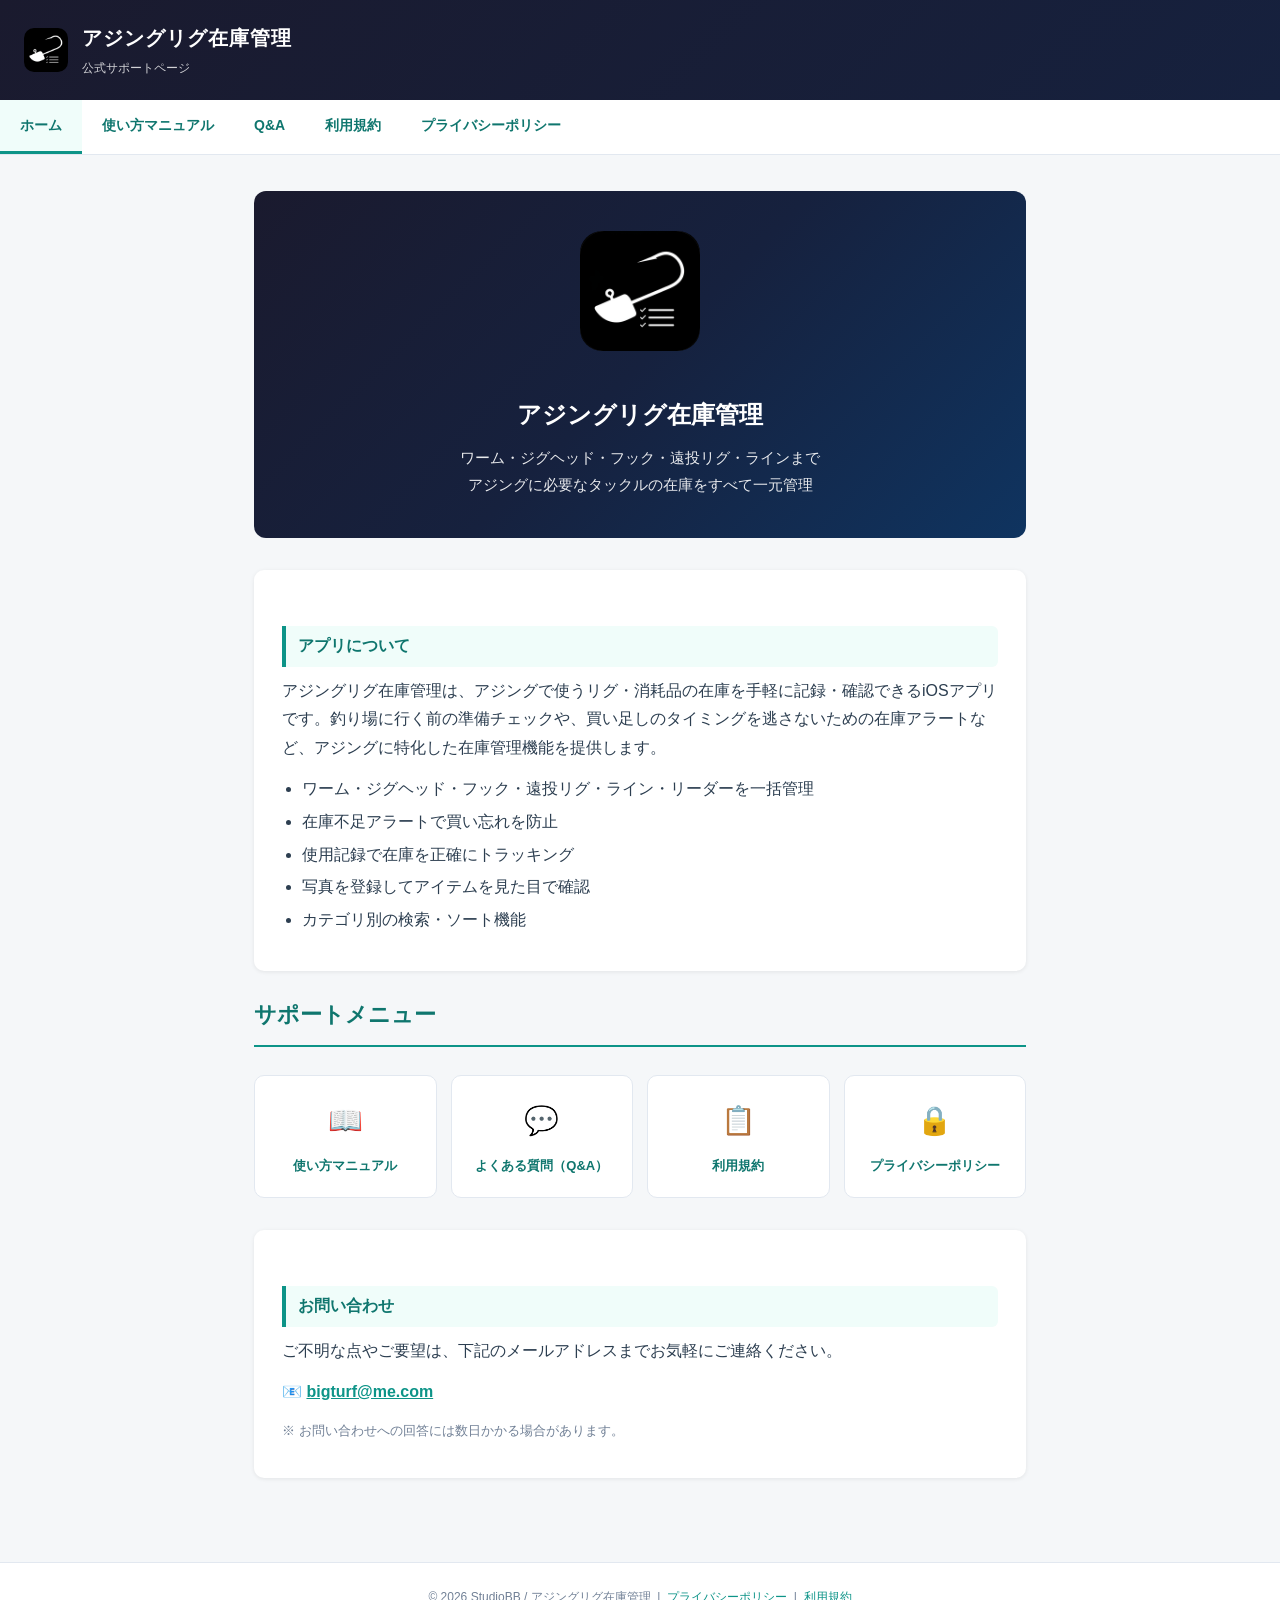
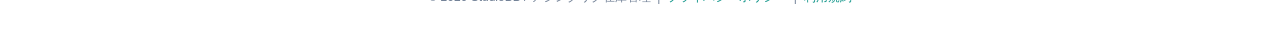
<file: index.html>
<!DOCTYPE html>
<html lang="ja">
<head>
  <meta charset="UTF-8">
  <meta name="viewport" content="width=device-width, initial-scale=1.0">
  <title>アジングリグ在庫管理 - 公式サポートページ</title>
  <link rel="stylesheet" href="style.css">
</head>
<body>

<header>
  <div class="logo"><img src="image/app_icon.png" alt="アジングリグ在庫管理" style="width:44px;height:44px;border-radius:10px;display:block;"></div>
  <div>
    <div class="site-title">アジングリグ在庫管理</div>
    <div class="site-subtitle">公式サポートページ</div>
  </div>
</header>

<nav>
  <a href="index.html" class="active">ホーム</a>
  <a href="manual.html">使い方マニュアル</a>
  <a href="qa.html">Q&amp;A</a>
  <a href="terms.html">利用規約</a>
  <a href="privacy.html">プライバシーポリシー</a>
</nav>

<div class="container">

  <div class="hero">
    <div class="icon"><img src="image/app_icon.png" alt="アジングリグ在庫管理" style="width:120px;height:120px;border-radius:22px;display:inline-block;"></div>
    <h2>アジングリグ在庫管理</h2>
    <p>ワーム・ジグヘッド・フック・遠投リグ・ラインまで<br>アジングに必要なタックルの在庫をすべて一元管理</p>
  </div>

  <div class="card">
    <h2>アプリについて</h2>
    <p>アジングリグ在庫管理は、アジングで使うリグ・消耗品の在庫を手軽に記録・確認できるiOSアプリです。釣り場に行く前の準備チェックや、買い足しのタイミングを逃さないための在庫アラートなど、アジングに特化した在庫管理機能を提供します。</p>
    <ul>
      <li>ワーム・ジグヘッド・フック・遠投リグ・ライン・リーダーを一括管理</li>
      <li>在庫不足アラートで買い忘れを防止</li>
      <li>使用記録で在庫を正確にトラッキング</li>
      <li>写真を登録してアイテムを見た目で確認</li>
      <li>カテゴリ別の検索・ソート機能</li>
    </ul>
  </div>

  <h1>サポートメニュー</h1>

  <div class="link-grid">
    <a href="manual.html" class="link-card">
      <div class="icon">📖</div>
      <div class="label">使い方マニュアル</div>
    </a>
    <a href="qa.html" class="link-card">
      <div class="icon">💬</div>
      <div class="label">よくある質問（Q&amp;A）</div>
    </a>
    <a href="terms.html" class="link-card">
      <div class="icon">📋</div>
      <div class="label">利用規約</div>
    </a>
    <a href="privacy.html" class="link-card">
      <div class="icon">🔒</div>
      <div class="label">プライバシーポリシー</div>
    </a>
  </div>

  <div class="card" style="margin-top: 32px;">
    <h2>お問い合わせ</h2>
    <p>ご不明な点やご要望は、下記のメールアドレスまでお気軽にご連絡ください。</p>
    <p>📧 <a href="mailto:bigturf@me.com" style="color:#0d9488; font-weight:700;">bigturf@me.com</a></p>
    <p style="color:#718096; font-size:13px; margin-top:8px;">※ お問い合わせへの回答には数日かかる場合があります。</p>
  </div>

</div>

<footer>
  <p>&copy; 2026 StudioBB / アジングリグ在庫管理 &nbsp;|&nbsp; <a href="privacy.html">プライバシーポリシー</a> &nbsp;|&nbsp; <a href="terms.html">利用規約</a></p>
</footer>

</body>
</html>
</file>
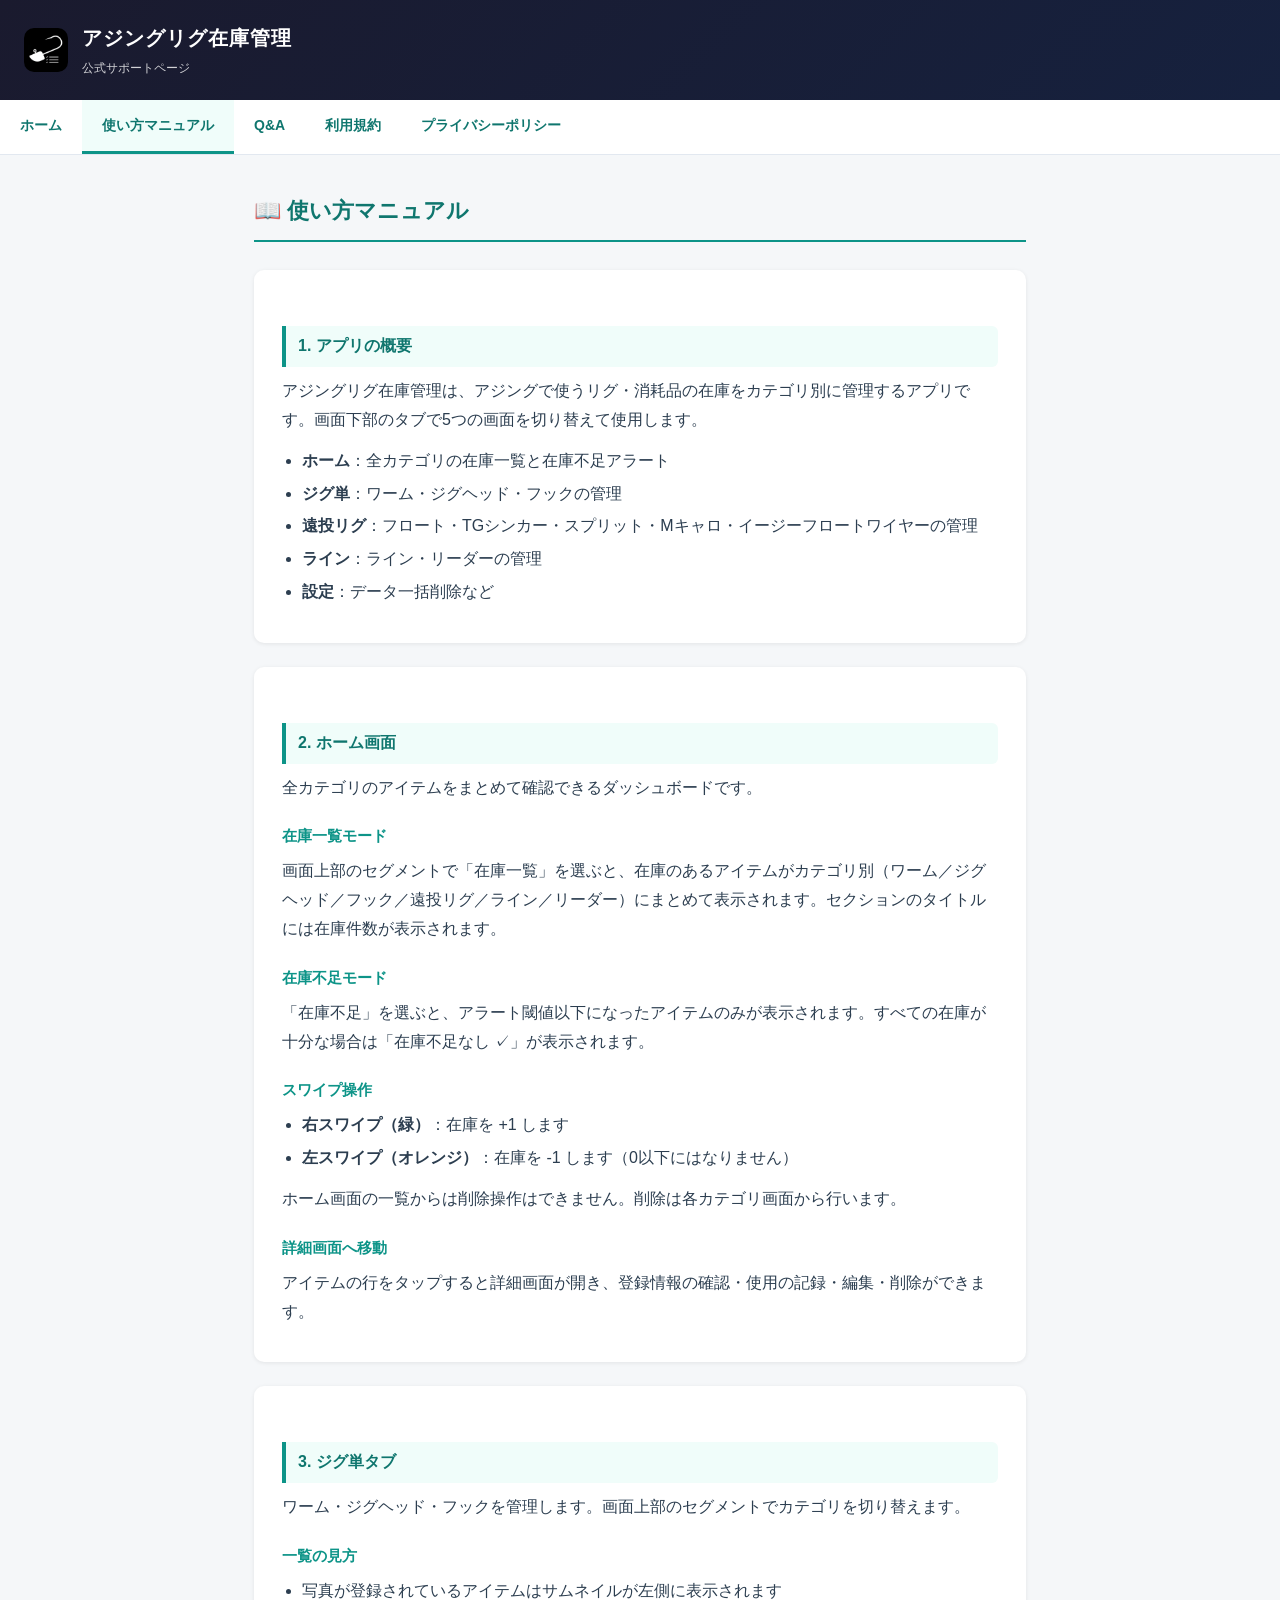
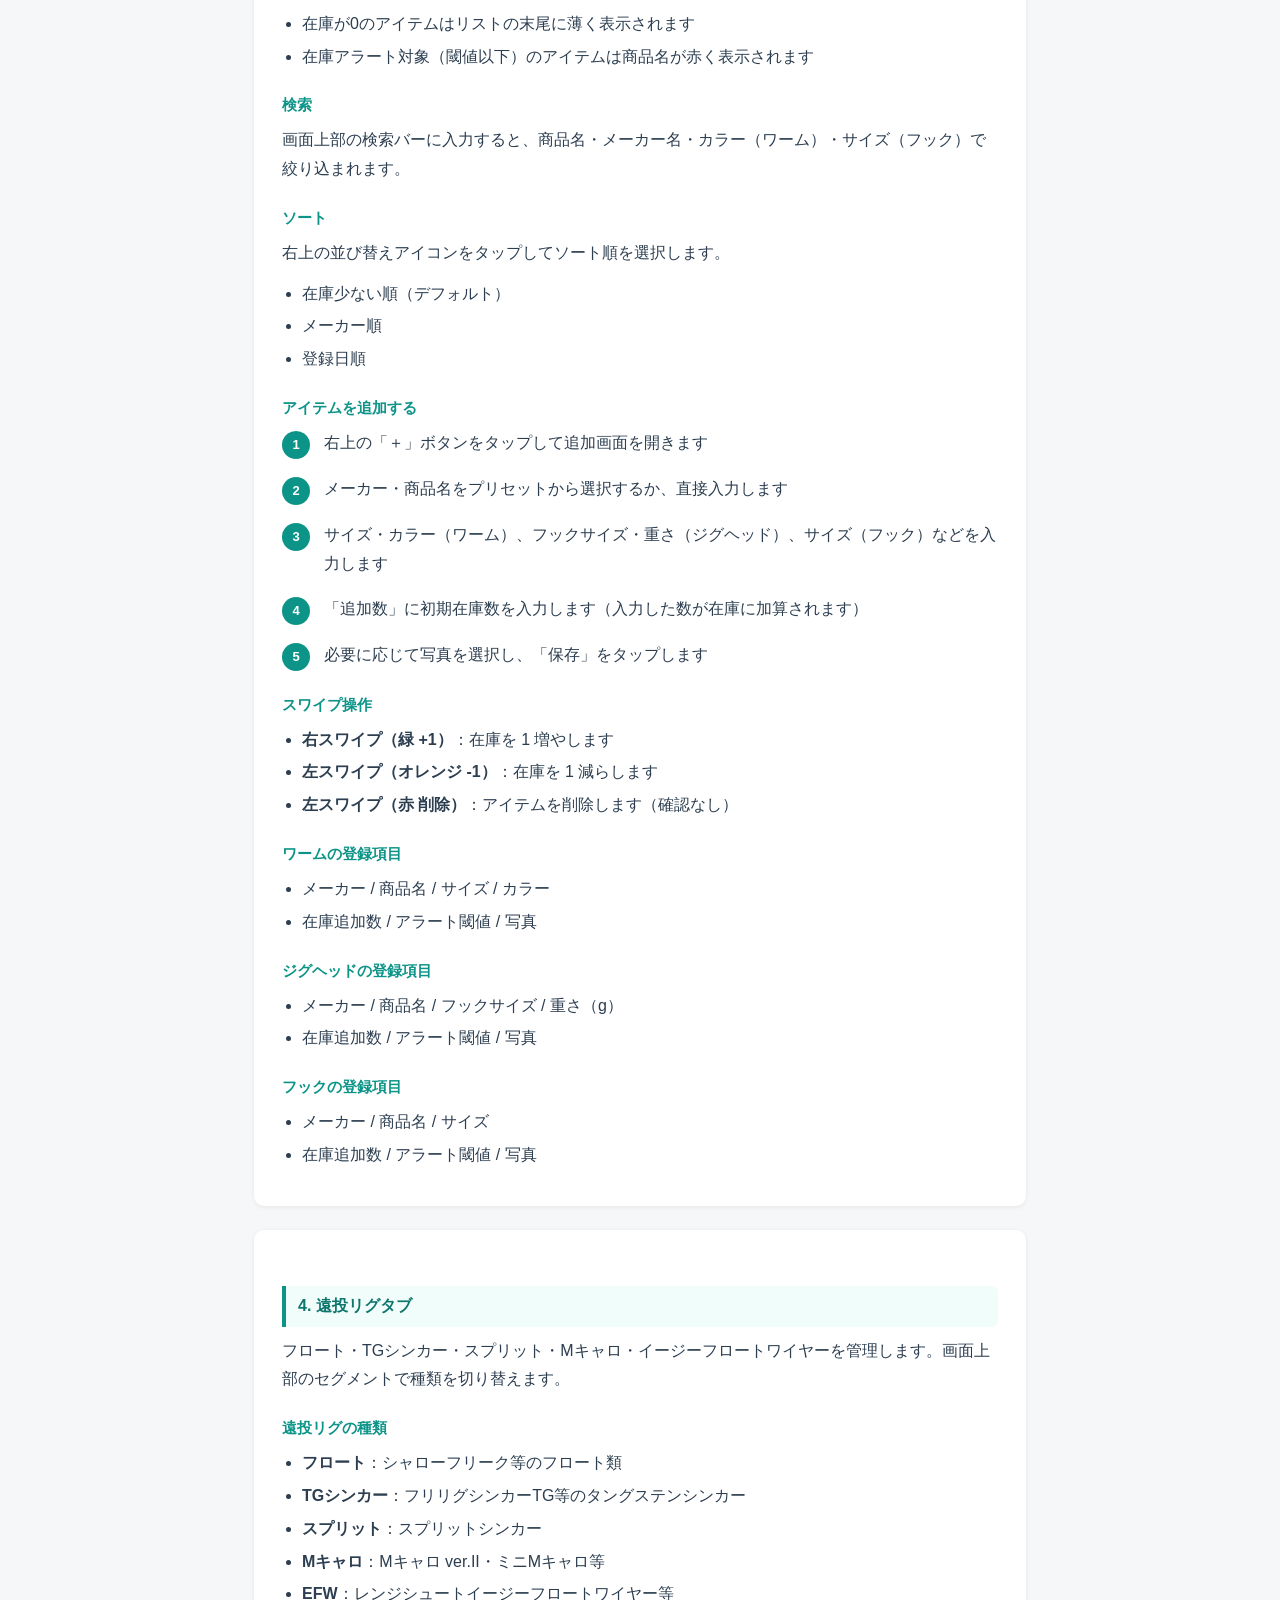
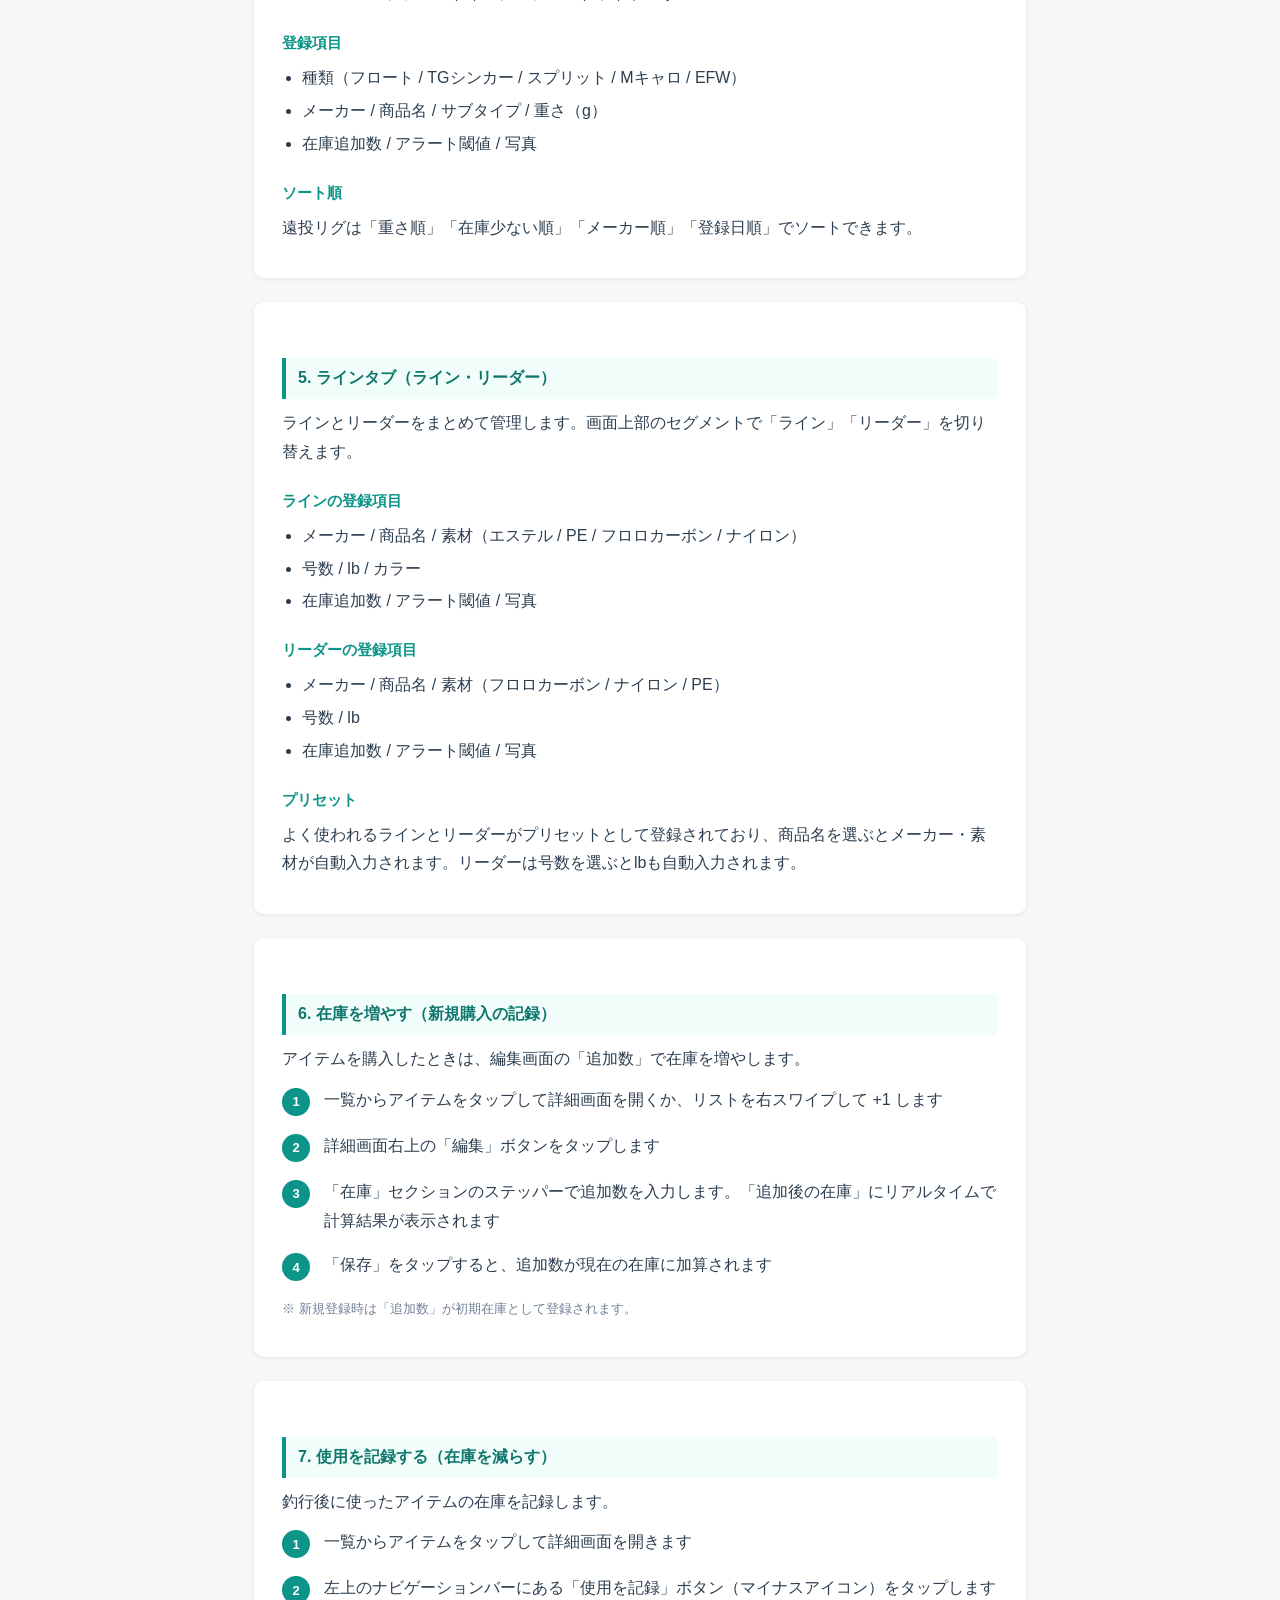
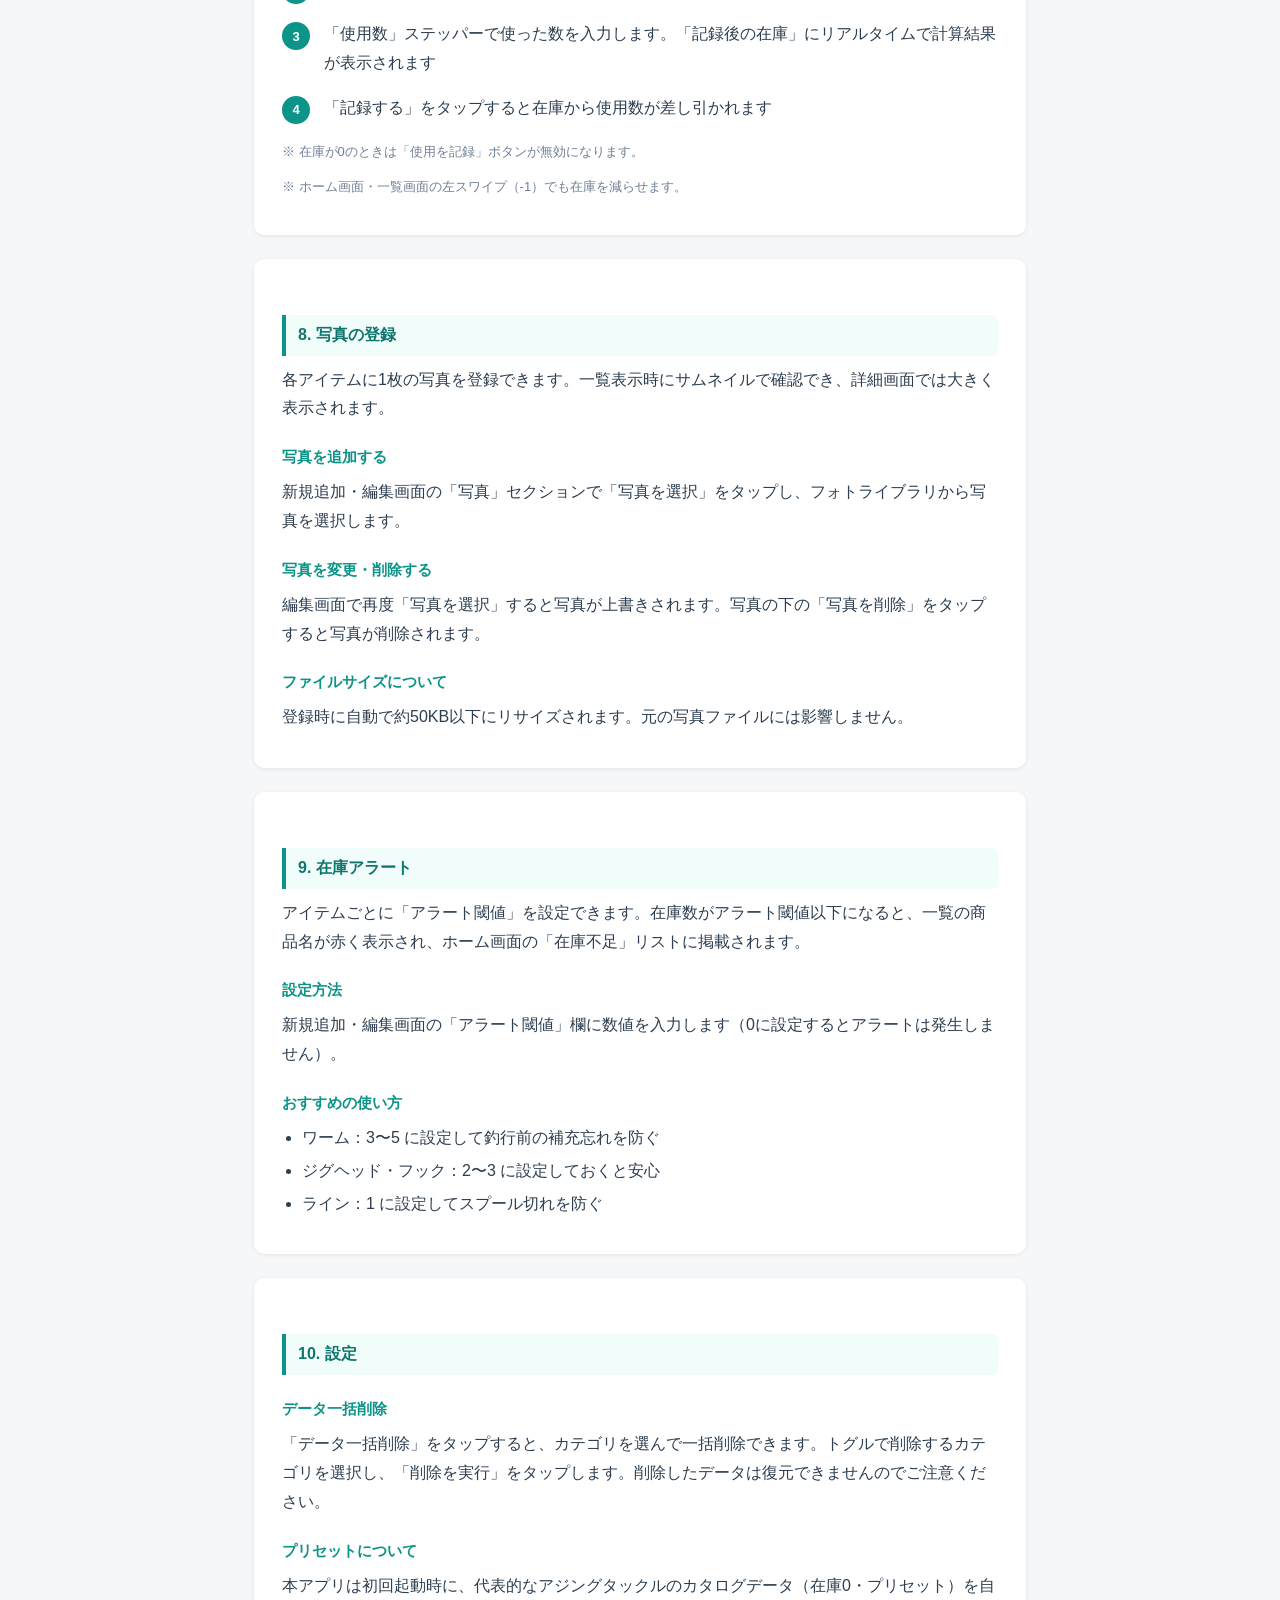
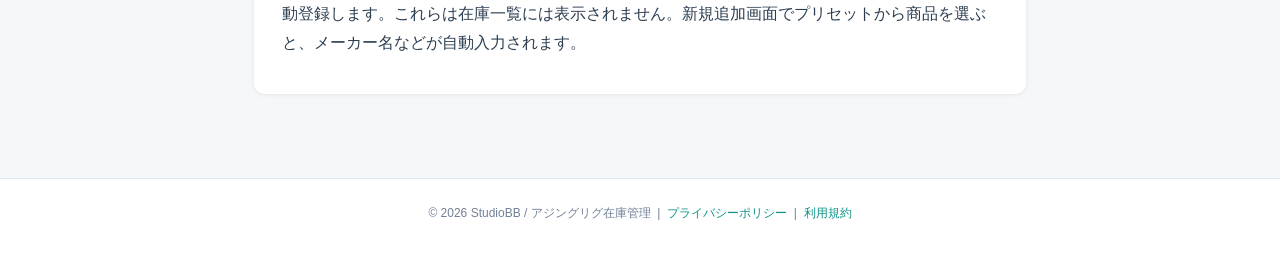
<file: manual.html>
<!DOCTYPE html>
<html lang="ja">
<head>
  <meta charset="UTF-8">
  <meta name="viewport" content="width=device-width, initial-scale=1.0">
  <title>使い方マニュアル - アジングリグ在庫管理</title>
  <link rel="stylesheet" href="style.css">
</head>
<body>

<header>
  <div class="logo"><img src="image/app_icon.png" alt="アジングリグ在庫管理" style="width:44px;height:44px;border-radius:10px;display:block;"></div>
  <div>
    <div class="site-title">アジングリグ在庫管理</div>
    <div class="site-subtitle">公式サポートページ</div>
  </div>
</header>

<nav>
  <a href="index.html">ホーム</a>
  <a href="manual.html" class="active">使い方マニュアル</a>
  <a href="qa.html">Q&amp;A</a>
  <a href="terms.html">利用規約</a>
  <a href="privacy.html">プライバシーポリシー</a>
</nav>

<div class="container">
  <h1>📖 使い方マニュアル</h1>

  <!-- 1. アプリの概要 -->
  <div class="card">
    <h2>1. アプリの概要</h2>
    <p>アジングリグ在庫管理は、アジングで使うリグ・消耗品の在庫をカテゴリ別に管理するアプリです。画面下部のタブで5つの画面を切り替えて使用します。</p>
    <ul>
      <li><strong>ホーム</strong>：全カテゴリの在庫一覧と在庫不足アラート</li>
      <li><strong>ジグ単</strong>：ワーム・ジグヘッド・フックの管理</li>
      <li><strong>遠投リグ</strong>：フロート・TGシンカー・スプリット・Mキャロ・イージーフロートワイヤーの管理</li>
      <li><strong>ライン</strong>：ライン・リーダーの管理</li>
      <li><strong>設定</strong>：データ一括削除など</li>
    </ul>
  </div>

  <!-- 2. ホーム画面 -->
  <div class="card">
    <h2>2. ホーム画面</h2>
    <p>全カテゴリのアイテムをまとめて確認できるダッシュボードです。</p>

    <h3>在庫一覧モード</h3>
    <p>画面上部のセグメントで「在庫一覧」を選ぶと、在庫のあるアイテムがカテゴリ別（ワーム／ジグヘッド／フック／遠投リグ／ライン／リーダー）にまとめて表示されます。セクションのタイトルには在庫件数が表示されます。</p>

    <h3>在庫不足モード</h3>
    <p>「在庫不足」を選ぶと、アラート閾値以下になったアイテムのみが表示されます。すべての在庫が十分な場合は「在庫不足なし ✓」が表示されます。</p>

    <h3>スワイプ操作</h3>
    <ul>
      <li><strong>右スワイプ（緑）</strong>：在庫を +1 します</li>
      <li><strong>左スワイプ（オレンジ）</strong>：在庫を -1 します（0以下にはなりません）</li>
    </ul>
    <p>ホーム画面の一覧からは削除操作はできません。削除は各カテゴリ画面から行います。</p>

    <h3>詳細画面へ移動</h3>
    <p>アイテムの行をタップすると詳細画面が開き、登録情報の確認・使用の記録・編集・削除ができます。</p>
  </div>

  <!-- 3. ジグ単 -->
  <div class="card">
    <h2>3. ジグ単タブ</h2>
    <p>ワーム・ジグヘッド・フックを管理します。画面上部のセグメントでカテゴリを切り替えます。</p>

    <h3>一覧の見方</h3>
    <ul>
      <li>写真が登録されているアイテムはサムネイルが左側に表示されます</li>
      <li>在庫が0のアイテムはリストの末尾に薄く表示されます</li>
      <li>在庫アラート対象（閾値以下）のアイテムは商品名が赤く表示されます</li>
    </ul>

    <h3>検索</h3>
    <p>画面上部の検索バーに入力すると、商品名・メーカー名・カラー（ワーム）・サイズ（フック）で絞り込まれます。</p>

    <h3>ソート</h3>
    <p>右上の並び替えアイコンをタップしてソート順を選択します。</p>
    <ul>
      <li>在庫少ない順（デフォルト）</li>
      <li>メーカー順</li>
      <li>登録日順</li>
    </ul>

    <h3>アイテムを追加する</h3>
    <div class="step">
      <div class="step-num">1</div>
      <div class="step-body">右上の「＋」ボタンをタップして追加画面を開きます</div>
    </div>
    <div class="step">
      <div class="step-num">2</div>
      <div class="step-body">メーカー・商品名をプリセットから選択するか、直接入力します</div>
    </div>
    <div class="step">
      <div class="step-num">3</div>
      <div class="step-body">サイズ・カラー（ワーム）、フックサイズ・重さ（ジグヘッド）、サイズ（フック）などを入力します</div>
    </div>
    <div class="step">
      <div class="step-num">4</div>
      <div class="step-body">「追加数」に初期在庫数を入力します（入力した数が在庫に加算されます）</div>
    </div>
    <div class="step">
      <div class="step-num">5</div>
      <div class="step-body">必要に応じて写真を選択し、「保存」をタップします</div>
    </div>

    <h3>スワイプ操作</h3>
    <ul>
      <li><strong>右スワイプ（緑 +1）</strong>：在庫を 1 増やします</li>
      <li><strong>左スワイプ（オレンジ -1）</strong>：在庫を 1 減らします</li>
      <li><strong>左スワイプ（赤 削除）</strong>：アイテムを削除します（確認なし）</li>
    </ul>

    <h3>ワームの登録項目</h3>
    <ul>
      <li>メーカー / 商品名 / サイズ / カラー</li>
      <li>在庫追加数 / アラート閾値 / 写真</li>
    </ul>

    <h3>ジグヘッドの登録項目</h3>
    <ul>
      <li>メーカー / 商品名 / フックサイズ / 重さ（g）</li>
      <li>在庫追加数 / アラート閾値 / 写真</li>
    </ul>

    <h3>フックの登録項目</h3>
    <ul>
      <li>メーカー / 商品名 / サイズ</li>
      <li>在庫追加数 / アラート閾値 / 写真</li>
    </ul>
  </div>

  <!-- 4. 遠投リグ -->
  <div class="card">
    <h2>4. 遠投リグタブ</h2>
    <p>フロート・TGシンカー・スプリット・Mキャロ・イージーフロートワイヤーを管理します。画面上部のセグメントで種類を切り替えます。</p>

    <h3>遠投リグの種類</h3>
    <ul>
      <li><strong>フロート</strong>：シャローフリーク等のフロート類</li>
      <li><strong>TGシンカー</strong>：フリリグシンカーTG等のタングステンシンカー</li>
      <li><strong>スプリット</strong>：スプリットシンカー</li>
      <li><strong>Mキャロ</strong>：Mキャロ ver.II・ミニMキャロ等</li>
      <li><strong>EFW</strong>：レンジシュートイージーフロートワイヤー等</li>
    </ul>

    <h3>登録項目</h3>
    <ul>
      <li>種類（フロート / TGシンカー / スプリット / Mキャロ / EFW）</li>
      <li>メーカー / 商品名 / サブタイプ / 重さ（g）</li>
      <li>在庫追加数 / アラート閾値 / 写真</li>
    </ul>

    <h3>ソート順</h3>
    <p>遠投リグは「重さ順」「在庫少ない順」「メーカー順」「登録日順」でソートできます。</p>
  </div>

  <!-- 5. ライン・リーダー -->
  <div class="card">
    <h2>5. ラインタブ（ライン・リーダー）</h2>
    <p>ラインとリーダーをまとめて管理します。画面上部のセグメントで「ライン」「リーダー」を切り替えます。</p>

    <h3>ラインの登録項目</h3>
    <ul>
      <li>メーカー / 商品名 / 素材（エステル / PE / フロロカーボン / ナイロン）</li>
      <li>号数 / lb / カラー</li>
      <li>在庫追加数 / アラート閾値 / 写真</li>
    </ul>

    <h3>リーダーの登録項目</h3>
    <ul>
      <li>メーカー / 商品名 / 素材（フロロカーボン / ナイロン / PE）</li>
      <li>号数 / lb</li>
      <li>在庫追加数 / アラート閾値 / 写真</li>
    </ul>

    <h3>プリセット</h3>
    <p>よく使われるラインとリーダーがプリセットとして登録されており、商品名を選ぶとメーカー・素材が自動入力されます。リーダーは号数を選ぶとlbも自動入力されます。</p>
  </div>

  <!-- 6. 在庫を増やす（追加数入力） -->
  <div class="card">
    <h2>6. 在庫を増やす（新規購入の記録）</h2>
    <p>アイテムを購入したときは、編集画面の「追加数」で在庫を増やします。</p>

    <div class="step">
      <div class="step-num">1</div>
      <div class="step-body">一覧からアイテムをタップして詳細画面を開くか、リストを右スワイプして +1 します</div>
    </div>
    <div class="step">
      <div class="step-num">2</div>
      <div class="step-body">詳細画面右上の「編集」ボタンをタップします</div>
    </div>
    <div class="step">
      <div class="step-num">3</div>
      <div class="step-body">「在庫」セクションのステッパーで追加数を入力します。「追加後の在庫」にリアルタイムで計算結果が表示されます</div>
    </div>
    <div class="step">
      <div class="step-num">4</div>
      <div class="step-body">「保存」をタップすると、追加数が現在の在庫に加算されます</div>
    </div>

    <p style="margin-top:12px; color:#718096; font-size:13px;">※ 新規登録時は「追加数」が初期在庫として登録されます。</p>
  </div>

  <!-- 7. 使用を記録する -->
  <div class="card">
    <h2>7. 使用を記録する（在庫を減らす）</h2>
    <p>釣行後に使ったアイテムの在庫を記録します。</p>

    <div class="step">
      <div class="step-num">1</div>
      <div class="step-body">一覧からアイテムをタップして詳細画面を開きます</div>
    </div>
    <div class="step">
      <div class="step-num">2</div>
      <div class="step-body">左上のナビゲーションバーにある「使用を記録」ボタン（マイナスアイコン）をタップします</div>
    </div>
    <div class="step">
      <div class="step-num">3</div>
      <div class="step-body">「使用数」ステッパーで使った数を入力します。「記録後の在庫」にリアルタイムで計算結果が表示されます</div>
    </div>
    <div class="step">
      <div class="step-num">4</div>
      <div class="step-body">「記録する」をタップすると在庫から使用数が差し引かれます</div>
    </div>

    <p style="margin-top:12px; color:#718096; font-size:13px;">※ 在庫が0のときは「使用を記録」ボタンが無効になります。</p>
    <p style="color:#718096; font-size:13px;">※ ホーム画面・一覧画面の左スワイプ（-1）でも在庫を減らせます。</p>
  </div>

  <!-- 8. 写真の登録 -->
  <div class="card">
    <h2>8. 写真の登録</h2>
    <p>各アイテムに1枚の写真を登録できます。一覧表示時にサムネイルで確認でき、詳細画面では大きく表示されます。</p>

    <h3>写真を追加する</h3>
    <p>新規追加・編集画面の「写真」セクションで「写真を選択」をタップし、フォトライブラリから写真を選択します。</p>

    <h3>写真を変更・削除する</h3>
    <p>編集画面で再度「写真を選択」すると写真が上書きされます。写真の下の「写真を削除」をタップすると写真が削除されます。</p>

    <h3>ファイルサイズについて</h3>
    <p>登録時に自動で約50KB以下にリサイズされます。元の写真ファイルには影響しません。</p>
  </div>

  <!-- 9. アラート閾値 -->
  <div class="card">
    <h2>9. 在庫アラート</h2>
    <p>アイテムごとに「アラート閾値」を設定できます。在庫数がアラート閾値以下になると、一覧の商品名が赤く表示され、ホーム画面の「在庫不足」リストに掲載されます。</p>

    <h3>設定方法</h3>
    <p>新規追加・編集画面の「アラート閾値」欄に数値を入力します（0に設定するとアラートは発生しません）。</p>

    <h3>おすすめの使い方</h3>
    <ul>
      <li>ワーム：3〜5 に設定して釣行前の補充忘れを防ぐ</li>
      <li>ジグヘッド・フック：2〜3 に設定しておくと安心</li>
      <li>ライン：1 に設定してスプール切れを防ぐ</li>
    </ul>
  </div>

  <!-- 10. 設定画面 -->
  <div class="card">
    <h2>10. 設定</h2>

    <h3>データ一括削除</h3>
    <p>「データ一括削除」をタップすると、カテゴリを選んで一括削除できます。トグルで削除するカテゴリを選択し、「削除を実行」をタップします。削除したデータは復元できませんのでご注意ください。</p>

    <h3>プリセットについて</h3>
    <p>本アプリは初回起動時に、代表的なアジングタックルのカタログデータ（在庫0・プリセット）を自動登録します。これらは在庫一覧には表示されません。新規追加画面でプリセットから商品を選ぶと、メーカー名などが自動入力されます。</p>
  </div>

</div>

<footer>
  <p>&copy; 2026 StudioBB / アジングリグ在庫管理 &nbsp;|&nbsp; <a href="privacy.html">プライバシーポリシー</a> &nbsp;|&nbsp; <a href="terms.html">利用規約</a></p>
</footer>

</body>
</html>
</file>
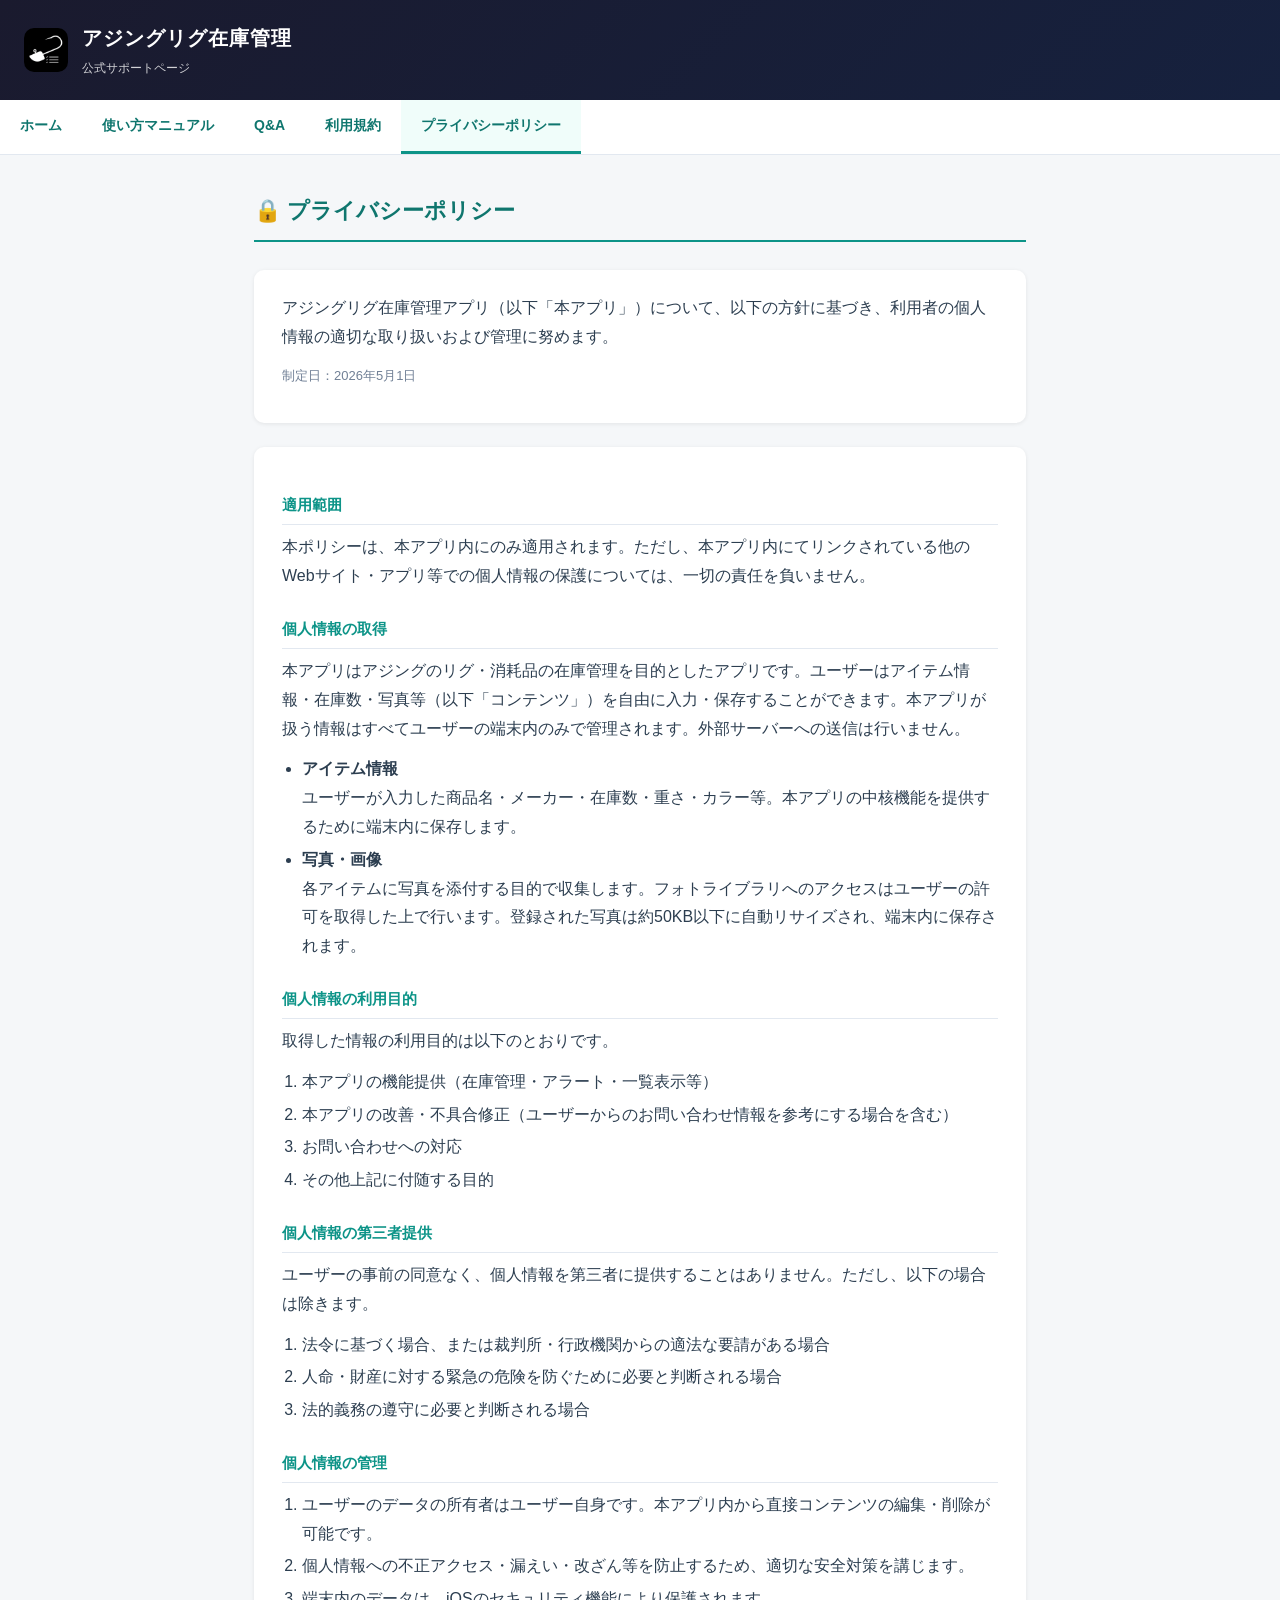
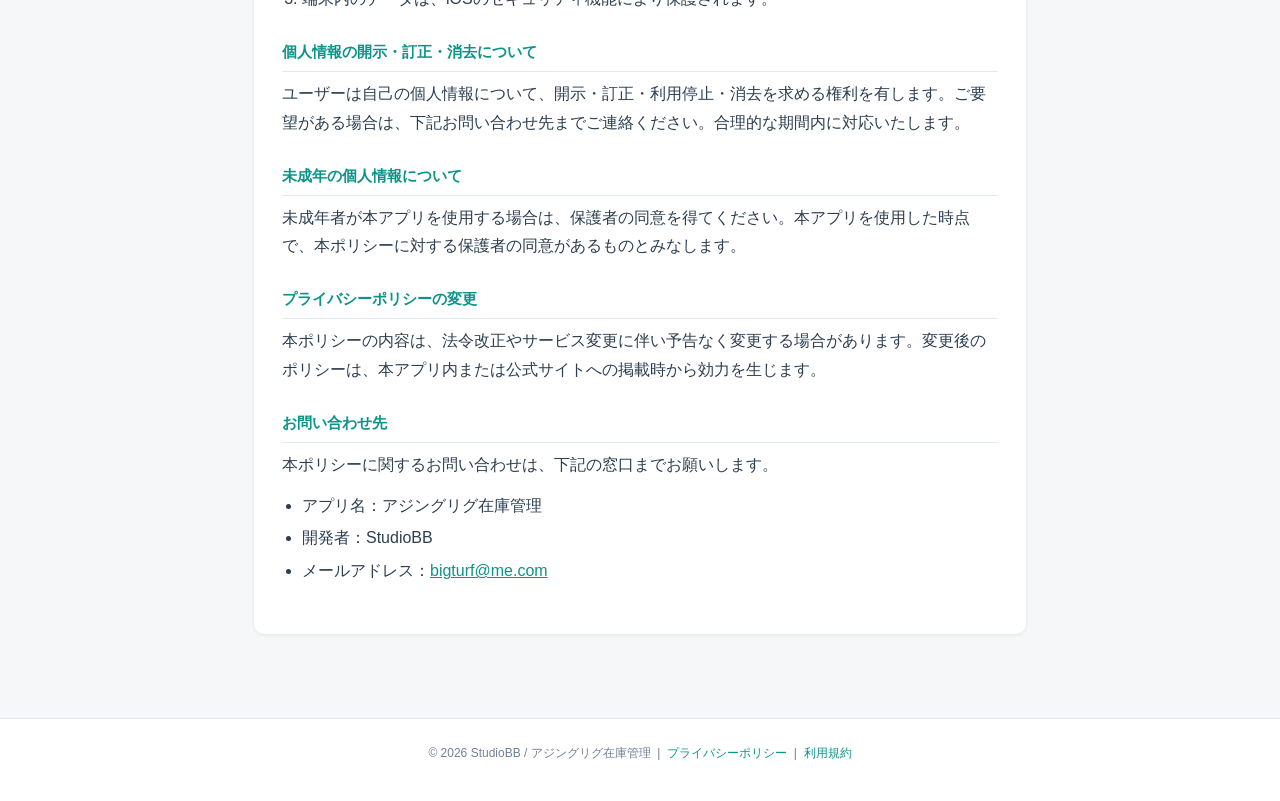
<file: privacy.html>
<!DOCTYPE html>
<html lang="ja">
<head>
  <meta charset="UTF-8">
  <meta name="viewport" content="width=device-width, initial-scale=1.0">
  <title>プライバシーポリシー - アジングリグ在庫管理</title>
  <link rel="stylesheet" href="style.css">
</head>
<body>

<header>
  <div class="logo"><img src="image/app_icon.png" alt="アジングリグ在庫管理" style="width:44px;height:44px;border-radius:10px;display:block;"></div>
  <div>
    <div class="site-title">アジングリグ在庫管理</div>
    <div class="site-subtitle">公式サポートページ</div>
  </div>
</header>

<nav>
  <a href="index.html">ホーム</a>
  <a href="manual.html">使い方マニュアル</a>
  <a href="qa.html">Q&amp;A</a>
  <a href="terms.html">利用規約</a>
  <a href="privacy.html" class="active">プライバシーポリシー</a>
</nav>

<div class="container">
  <h1>🔒 プライバシーポリシー</h1>

  <div class="card">
    <p>アジングリグ在庫管理アプリ（以下「本アプリ」）について、以下の方針に基づき、利用者の個人情報の適切な取り扱いおよび管理に努めます。</p>
    <p style="color:#718096; font-size:13px;">制定日：2026年5月1日</p>
  </div>

  <div class="card">
    <div class="legal-section">
      <h3>適用範囲</h3>
      <p>本ポリシーは、本アプリ内にのみ適用されます。ただし、本アプリ内にてリンクされている他のWebサイト・アプリ等での個人情報の保護については、一切の責任を負いません。</p>
    </div>

    <div class="legal-section">
      <h3>個人情報の取得</h3>
      <p>本アプリはアジングのリグ・消耗品の在庫管理を目的としたアプリです。ユーザーはアイテム情報・在庫数・写真等（以下「コンテンツ」）を自由に入力・保存することができます。本アプリが扱う情報はすべてユーザーの端末内のみで管理されます。外部サーバーへの送信は行いません。</p>
      <ul>
        <li><strong>アイテム情報</strong><br>ユーザーが入力した商品名・メーカー・在庫数・重さ・カラー等。本アプリの中核機能を提供するために端末内に保存します。</li>
        <li><strong>写真・画像</strong><br>各アイテムに写真を添付する目的で収集します。フォトライブラリへのアクセスはユーザーの許可を取得した上で行います。登録された写真は約50KB以下に自動リサイズされ、端末内に保存されます。</li>
      </ul>
    </div>

    <div class="legal-section">
      <h3>個人情報の利用目的</h3>
      <p>取得した情報の利用目的は以下のとおりです。</p>
      <ol>
        <li>本アプリの機能提供（在庫管理・アラート・一覧表示等）</li>
        <li>本アプリの改善・不具合修正（ユーザーからのお問い合わせ情報を参考にする場合を含む）</li>
        <li>お問い合わせへの対応</li>
        <li>その他上記に付随する目的</li>
      </ol>
    </div>

    <div class="legal-section">
      <h3>個人情報の第三者提供</h3>
      <p>ユーザーの事前の同意なく、個人情報を第三者に提供することはありません。ただし、以下の場合は除きます。</p>
      <ol>
        <li>法令に基づく場合、または裁判所・行政機関からの適法な要請がある場合</li>
        <li>人命・財産に対する緊急の危険を防ぐために必要と判断される場合</li>
        <li>法的義務の遵守に必要と判断される場合</li>
      </ol>
    </div>

    <div class="legal-section">
      <h3>個人情報の管理</h3>
      <ol>
        <li>ユーザーのデータの所有者はユーザー自身です。本アプリ内から直接コンテンツの編集・削除が可能です。</li>
        <li>個人情報への不正アクセス・漏えい・改ざん等を防止するため、適切な安全対策を講じます。</li>
        <li>端末内のデータは、iOSのセキュリティ機能により保護されます。</li>
      </ol>
    </div>

    <div class="legal-section">
      <h3>個人情報の開示・訂正・消去について</h3>
      <p>ユーザーは自己の個人情報について、開示・訂正・利用停止・消去を求める権利を有します。ご要望がある場合は、下記お問い合わせ先までご連絡ください。合理的な期間内に対応いたします。</p>
    </div>

    <div class="legal-section">
      <h3>未成年の個人情報について</h3>
      <p>未成年者が本アプリを使用する場合は、保護者の同意を得てください。本アプリを使用した時点で、本ポリシーに対する保護者の同意があるものとみなします。</p>
    </div>

    <div class="legal-section">
      <h3>プライバシーポリシーの変更</h3>
      <p>本ポリシーの内容は、法令改正やサービス変更に伴い予告なく変更する場合があります。変更後のポリシーは、本アプリ内または公式サイトへの掲載時から効力を生じます。</p>
    </div>

    <div class="legal-section">
      <h3>お問い合わせ先</h3>
      <p>本ポリシーに関するお問い合わせは、下記の窓口までお願いします。</p>
      <ul>
        <li>アプリ名：アジングリグ在庫管理</li>
        <li>開発者：StudioBB</li>
        <li>メールアドレス：<a href="mailto:bigturf@me.com" style="color:#0d9488;">bigturf@me.com</a></li>
      </ul>
    </div>
  </div>
</div>

<footer>
  <p>&copy; 2026 StudioBB / アジングリグ在庫管理 &nbsp;|&nbsp; <a href="privacy.html">プライバシーポリシー</a> &nbsp;|&nbsp; <a href="terms.html">利用規約</a></p>
</footer>

</body>
</html>
</file>
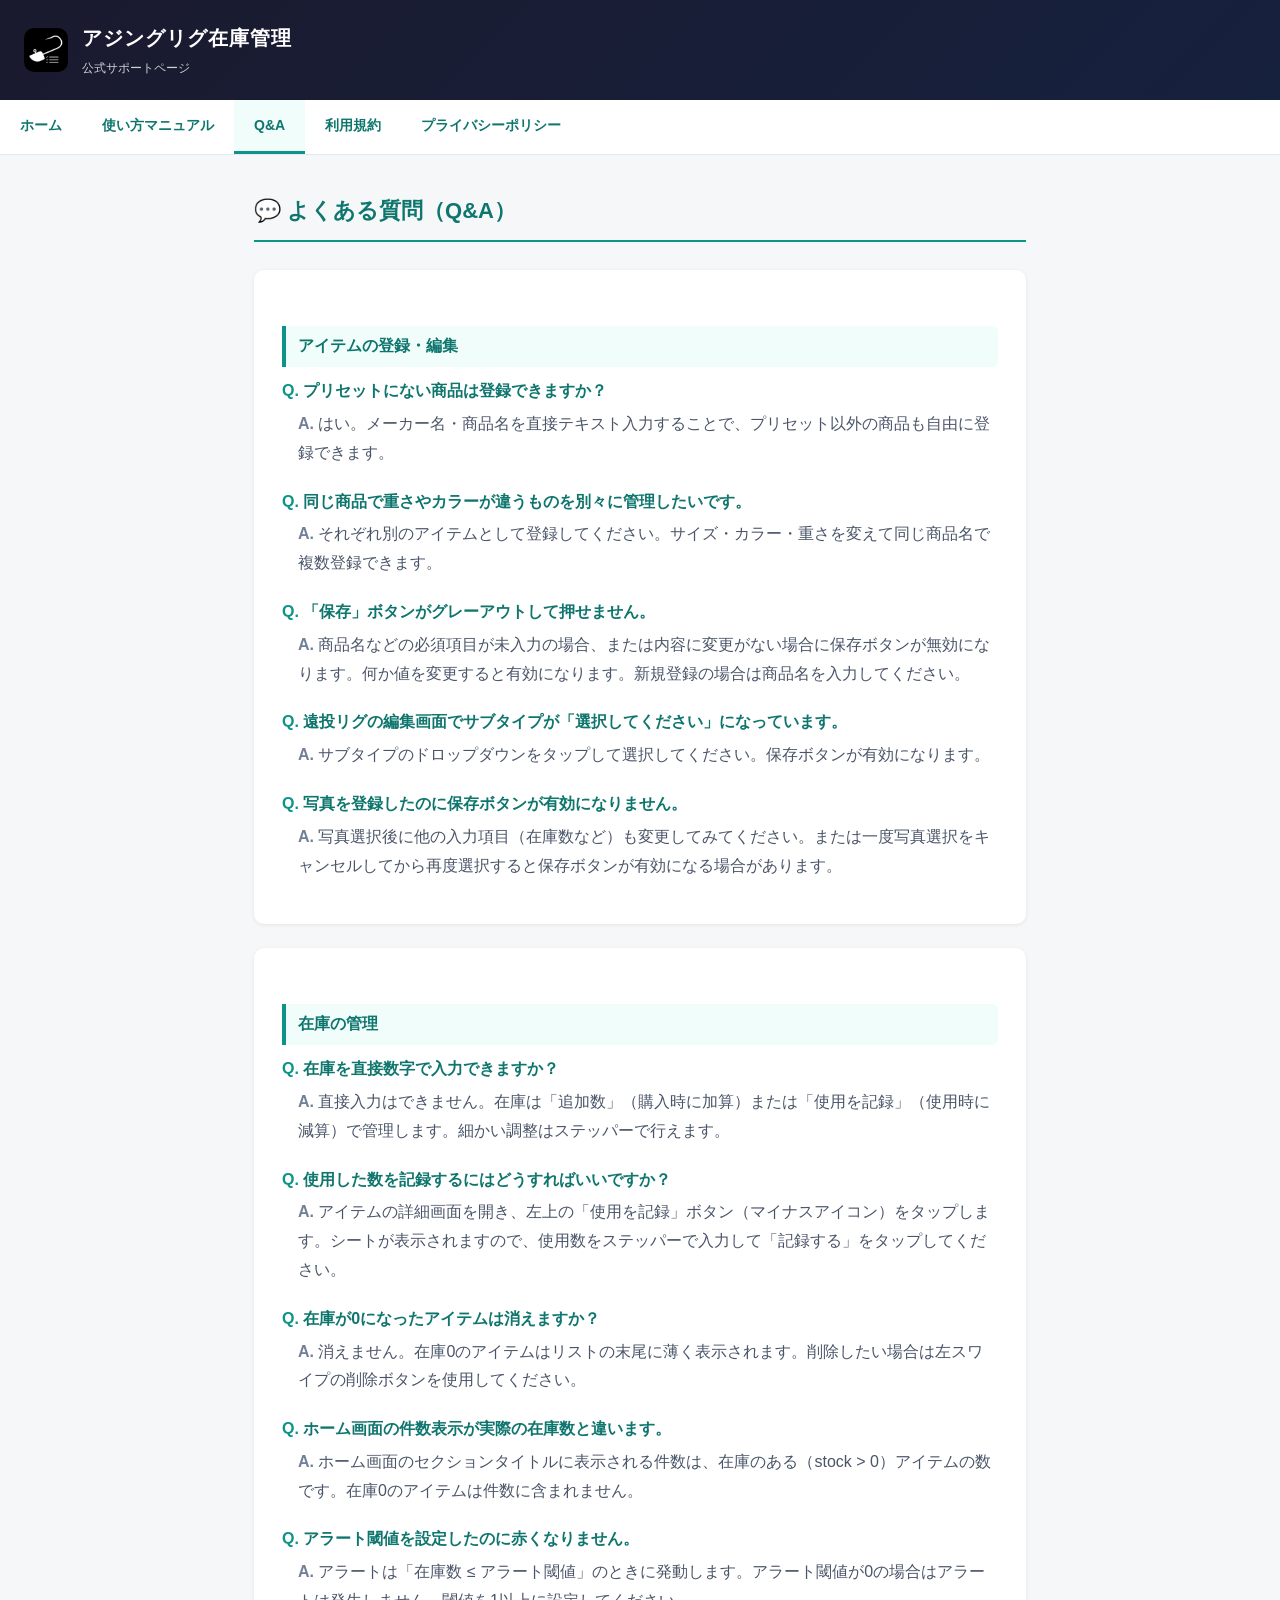
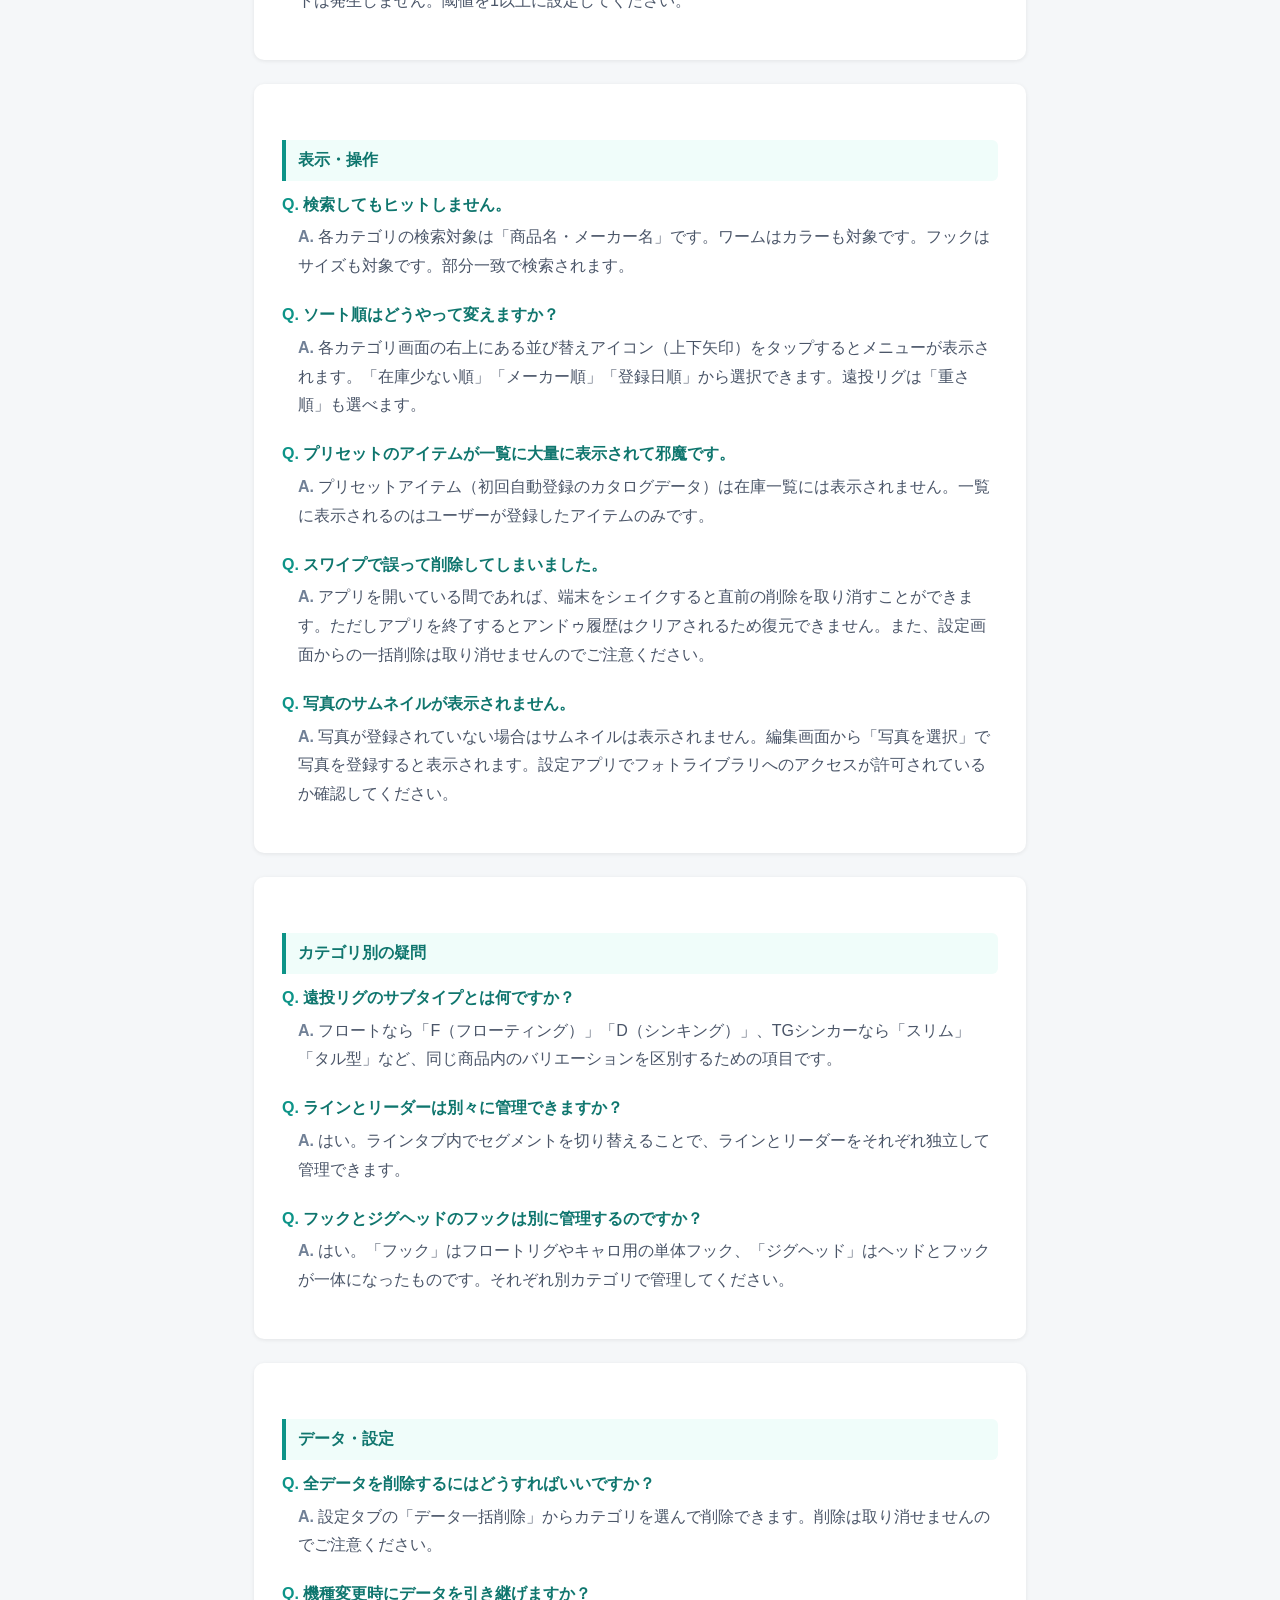
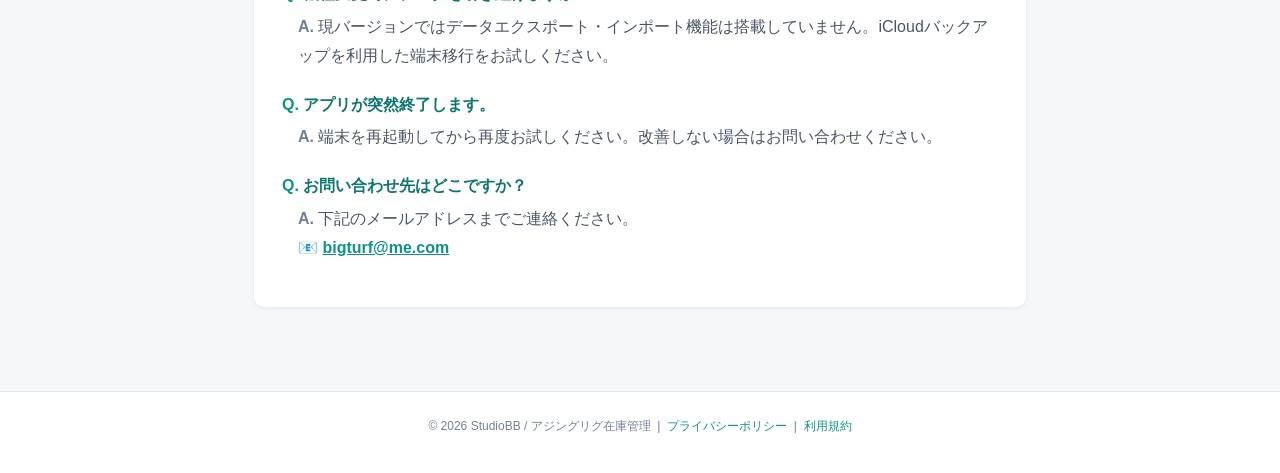
<file: qa.html>
<!DOCTYPE html>
<html lang="ja">
<head>
  <meta charset="UTF-8">
  <meta name="viewport" content="width=device-width, initial-scale=1.0">
  <title>よくある質問（Q&A） - アジングリグ在庫管理</title>
  <link rel="stylesheet" href="style.css">
</head>
<body>

<header>
  <div class="logo"><img src="image/app_icon.png" alt="アジングリグ在庫管理" style="width:44px;height:44px;border-radius:10px;display:block;"></div>
  <div>
    <div class="site-title">アジングリグ在庫管理</div>
    <div class="site-subtitle">公式サポートページ</div>
  </div>
</header>

<nav>
  <a href="index.html">ホーム</a>
  <a href="manual.html">使い方マニュアル</a>
  <a href="qa.html" class="active">Q&amp;A</a>
  <a href="terms.html">利用規約</a>
  <a href="privacy.html">プライバシーポリシー</a>
</nav>

<div class="container">
  <h1>💬 よくある質問（Q&amp;A）</h1>

  <!-- アイテムの登録 -->
  <div class="card">
    <h2>アイテムの登録・編集</h2>

    <div class="qa-item">
      <p class="q">プリセットにない商品は登録できますか？</p>
      <p class="a">はい。メーカー名・商品名を直接テキスト入力することで、プリセット以外の商品も自由に登録できます。</p>
    </div>

    <div class="qa-item">
      <p class="q">同じ商品で重さやカラーが違うものを別々に管理したいです。</p>
      <p class="a">それぞれ別のアイテムとして登録してください。サイズ・カラー・重さを変えて同じ商品名で複数登録できます。</p>
    </div>

    <div class="qa-item">
      <p class="q">「保存」ボタンがグレーアウトして押せません。</p>
      <p class="a">商品名などの必須項目が未入力の場合、または内容に変更がない場合に保存ボタンが無効になります。何か値を変更すると有効になります。新規登録の場合は商品名を入力してください。</p>
    </div>

    <div class="qa-item">
      <p class="q">遠投リグの編集画面でサブタイプが「選択してください」になっています。</p>
      <p class="a">サブタイプのドロップダウンをタップして選択してください。保存ボタンが有効になります。</p>
    </div>

    <div class="qa-item">
      <p class="q">写真を登録したのに保存ボタンが有効になりません。</p>
      <p class="a">写真選択後に他の入力項目（在庫数など）も変更してみてください。または一度写真選択をキャンセルしてから再度選択すると保存ボタンが有効になる場合があります。</p>
    </div>
  </div>

  <!-- 在庫管理 -->
  <div class="card">
    <h2>在庫の管理</h2>

    <div class="qa-item">
      <p class="q">在庫を直接数字で入力できますか？</p>
      <p class="a">直接入力はできません。在庫は「追加数」（購入時に加算）または「使用を記録」（使用時に減算）で管理します。細かい調整はステッパーで行えます。</p>
    </div>

    <div class="qa-item">
      <p class="q">使用した数を記録するにはどうすればいいですか？</p>
      <p class="a">アイテムの詳細画面を開き、左上の「使用を記録」ボタン（マイナスアイコン）をタップします。シートが表示されますので、使用数をステッパーで入力して「記録する」をタップしてください。</p>
    </div>

    <div class="qa-item">
      <p class="q">在庫が0になったアイテムは消えますか？</p>
      <p class="a">消えません。在庫0のアイテムはリストの末尾に薄く表示されます。削除したい場合は左スワイプの削除ボタンを使用してください。</p>
    </div>

    <div class="qa-item">
      <p class="q">ホーム画面の件数表示が実際の在庫数と違います。</p>
      <p class="a">ホーム画面のセクションタイトルに表示される件数は、在庫のある（stock &gt; 0）アイテムの数です。在庫0のアイテムは件数に含まれません。</p>
    </div>

    <div class="qa-item">
      <p class="q">アラート閾値を設定したのに赤くなりません。</p>
      <p class="a">アラートは「在庫数 ≤ アラート閾値」のときに発動します。アラート閾値が0の場合はアラートは発生しません。閾値を1以上に設定してください。</p>
    </div>
  </div>

  <!-- 表示・操作 -->
  <div class="card">
    <h2>表示・操作</h2>

    <div class="qa-item">
      <p class="q">検索してもヒットしません。</p>
      <p class="a">各カテゴリの検索対象は「商品名・メーカー名」です。ワームはカラーも対象です。フックはサイズも対象です。部分一致で検索されます。</p>
    </div>

    <div class="qa-item">
      <p class="q">ソート順はどうやって変えますか？</p>
      <p class="a">各カテゴリ画面の右上にある並び替えアイコン（上下矢印）をタップするとメニューが表示されます。「在庫少ない順」「メーカー順」「登録日順」から選択できます。遠投リグは「重さ順」も選べます。</p>
    </div>

    <div class="qa-item">
      <p class="q">プリセットのアイテムが一覧に大量に表示されて邪魔です。</p>
      <p class="a">プリセットアイテム（初回自動登録のカタログデータ）は在庫一覧には表示されません。一覧に表示されるのはユーザーが登録したアイテムのみです。</p>
    </div>

    <div class="qa-item">
      <p class="q">スワイプで誤って削除してしまいました。</p>
      <p class="a">アプリを開いている間であれば、端末をシェイクすると直前の削除を取り消すことができます。ただしアプリを終了するとアンドゥ履歴はクリアされるため復元できません。また、設定画面からの一括削除は取り消せませんのでご注意ください。</p>
    </div>

    <div class="qa-item">
      <p class="q">写真のサムネイルが表示されません。</p>
      <p class="a">写真が登録されていない場合はサムネイルは表示されません。編集画面から「写真を選択」で写真を登録すると表示されます。設定アプリでフォトライブラリへのアクセスが許可されているか確認してください。</p>
    </div>
  </div>

  <!-- カテゴリ別 -->
  <div class="card">
    <h2>カテゴリ別の疑問</h2>

    <div class="qa-item">
      <p class="q">遠投リグのサブタイプとは何ですか？</p>
      <p class="a">フロートなら「F（フローティング）」「D（シンキング）」、TGシンカーなら「スリム」「タル型」など、同じ商品内のバリエーションを区別するための項目です。</p>
    </div>

    <div class="qa-item">
      <p class="q">ラインとリーダーは別々に管理できますか？</p>
      <p class="a">はい。ラインタブ内でセグメントを切り替えることで、ラインとリーダーをそれぞれ独立して管理できます。</p>
    </div>

    <div class="qa-item">
      <p class="q">フックとジグヘッドのフックは別に管理するのですか？</p>
      <p class="a">はい。「フック」はフロートリグやキャロ用の単体フック、「ジグヘッド」はヘッドとフックが一体になったものです。それぞれ別カテゴリで管理してください。</p>
    </div>
  </div>

  <!-- データ・設定 -->
  <div class="card">
    <h2>データ・設定</h2>

    <div class="qa-item">
      <p class="q">全データを削除するにはどうすればいいですか？</p>
      <p class="a">設定タブの「データ一括削除」からカテゴリを選んで削除できます。削除は取り消せませんのでご注意ください。</p>
    </div>

    <div class="qa-item">
      <p class="q">機種変更時にデータを引き継げますか？</p>
      <p class="a">現バージョンではデータエクスポート・インポート機能は搭載していません。iCloudバックアップを利用した端末移行をお試しください。</p>
    </div>

    <div class="qa-item">
      <p class="q">アプリが突然終了します。</p>
      <p class="a">端末を再起動してから再度お試しください。改善しない場合はお問い合わせください。</p>
    </div>

    <div class="qa-item">
      <p class="q">お問い合わせ先はどこですか？</p>
      <p class="a">下記のメールアドレスまでご連絡ください。<br>
        📧 <a href="mailto:bigturf@me.com" style="color:#0d9488; font-weight:700;">bigturf@me.com</a>
      </p>
    </div>
  </div>

</div>

<footer>
  <p>&copy; 2026 StudioBB / アジングリグ在庫管理 &nbsp;|&nbsp; <a href="privacy.html">プライバシーポリシー</a> &nbsp;|&nbsp; <a href="terms.html">利用規約</a></p>
</footer>

</body>
</html>
</file>
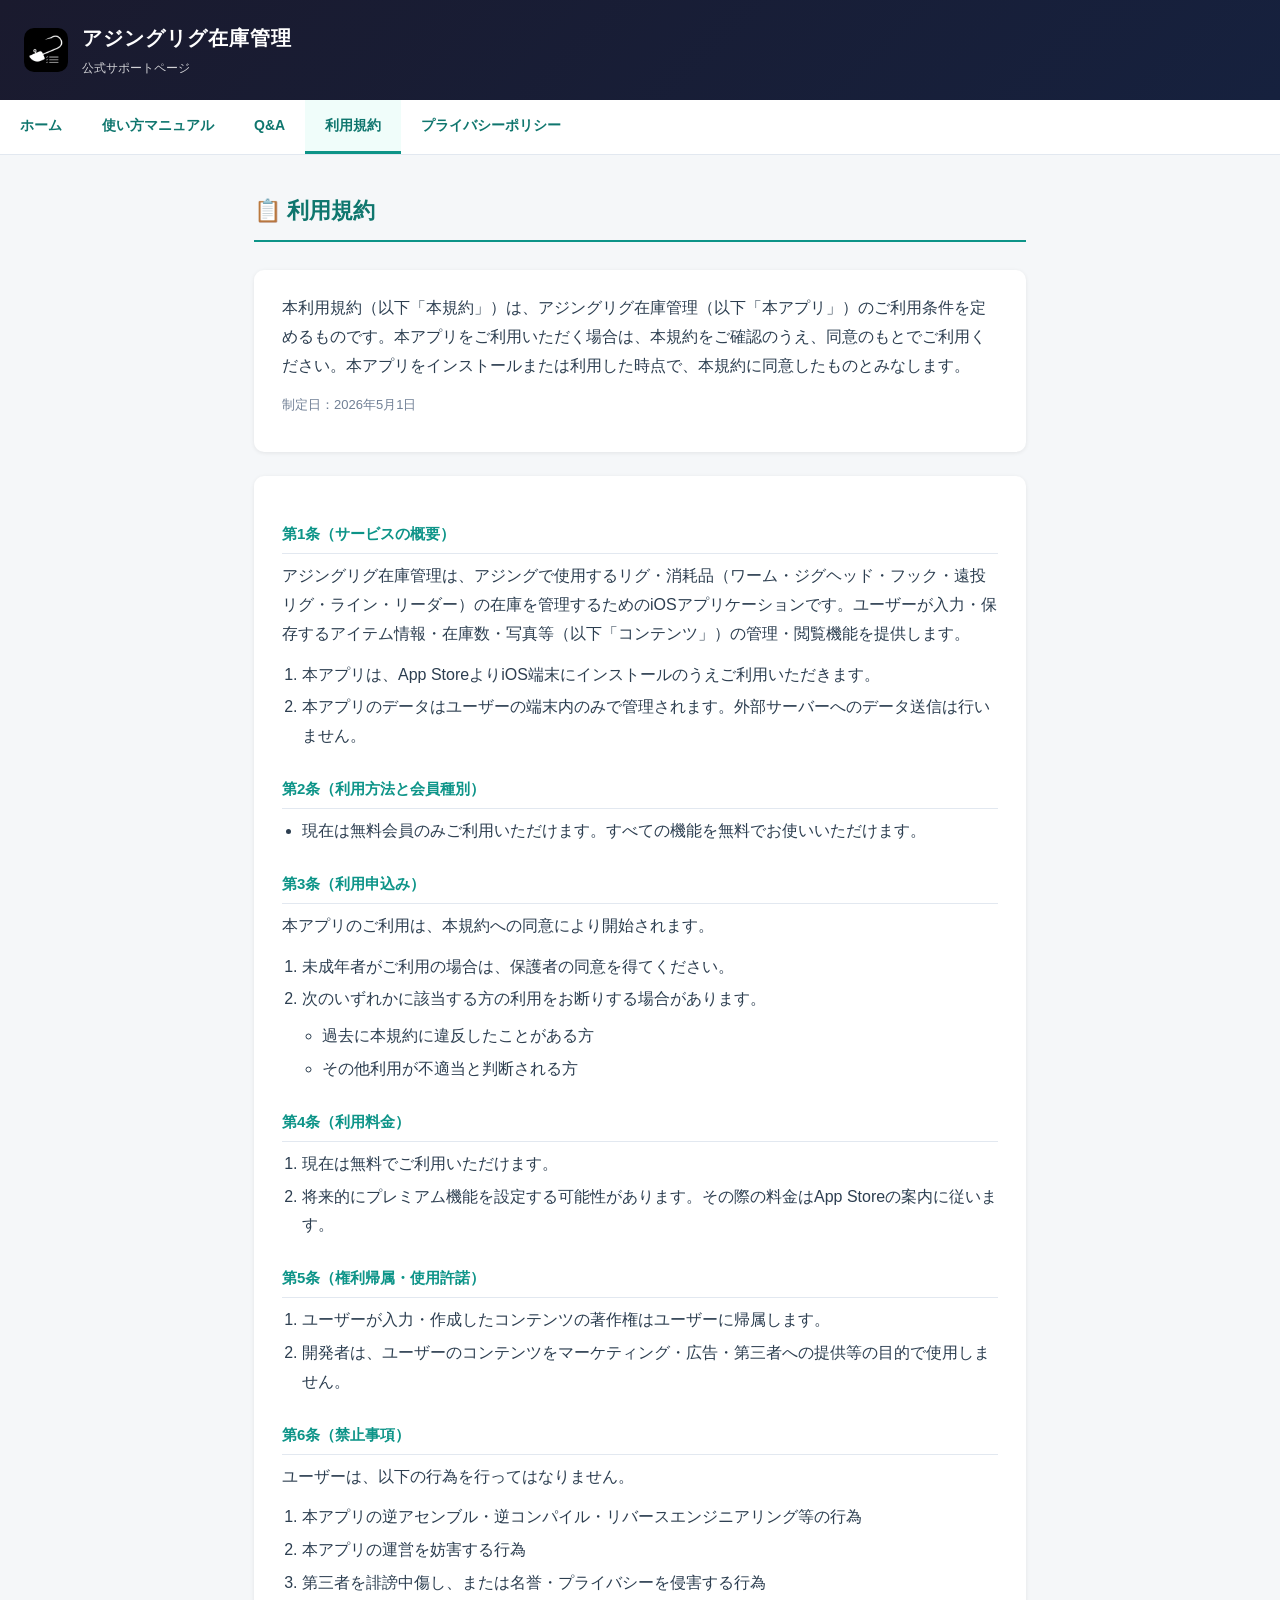
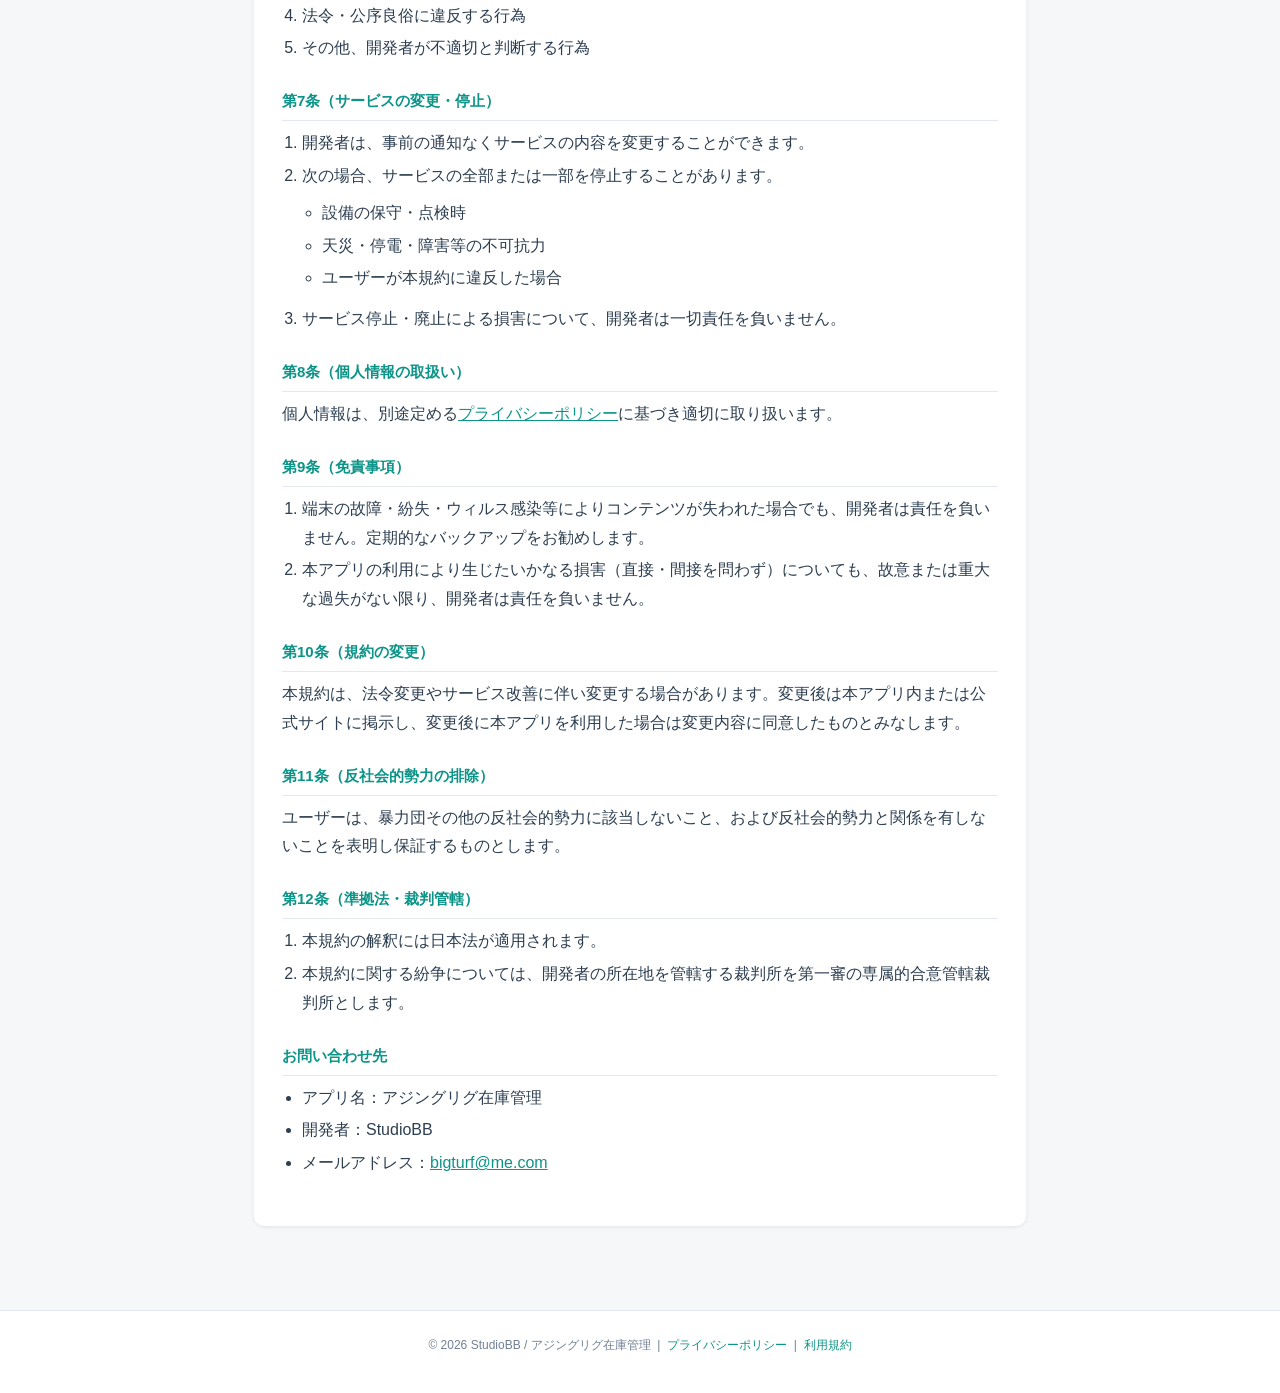
<file: terms.html>
<!DOCTYPE html>
<html lang="ja">
<head>
  <meta charset="UTF-8">
  <meta name="viewport" content="width=device-width, initial-scale=1.0">
  <title>利用規約 - アジングリグ在庫管理</title>
  <link rel="stylesheet" href="style.css">
</head>
<body>

<header>
  <div class="logo"><img src="image/app_icon.png" alt="アジングリグ在庫管理" style="width:44px;height:44px;border-radius:10px;display:block;"></div>
  <div>
    <div class="site-title">アジングリグ在庫管理</div>
    <div class="site-subtitle">公式サポートページ</div>
  </div>
</header>

<nav>
  <a href="index.html">ホーム</a>
  <a href="manual.html">使い方マニュアル</a>
  <a href="qa.html">Q&amp;A</a>
  <a href="terms.html" class="active">利用規約</a>
  <a href="privacy.html">プライバシーポリシー</a>
</nav>

<div class="container">
  <h1>📋 利用規約</h1>

  <div class="card">
    <p>本利用規約（以下「本規約」）は、アジングリグ在庫管理（以下「本アプリ」）のご利用条件を定めるものです。本アプリをご利用いただく場合は、本規約をご確認のうえ、同意のもとでご利用ください。本アプリをインストールまたは利用した時点で、本規約に同意したものとみなします。</p>
    <p style="color:#718096; font-size:13px;">制定日：2026年5月1日</p>
  </div>

  <div class="card">
    <div class="legal-section">
      <h3>第1条（サービスの概要）</h3>
      <p>アジングリグ在庫管理は、アジングで使用するリグ・消耗品（ワーム・ジグヘッド・フック・遠投リグ・ライン・リーダー）の在庫を管理するためのiOSアプリケーションです。ユーザーが入力・保存するアイテム情報・在庫数・写真等（以下「コンテンツ」）の管理・閲覧機能を提供します。</p>
      <ol>
        <li>本アプリは、App StoreよりiOS端末にインストールのうえご利用いただきます。</li>
        <li>本アプリのデータはユーザーの端末内のみで管理されます。外部サーバーへのデータ送信は行いません。</li>
      </ol>
    </div>

    <div class="legal-section">
      <h3>第2条（利用方法と会員種別）</h3>
      <ul>
        <li>現在は無料会員のみご利用いただけます。すべての機能を無料でお使いいただけます。</li>
      </ul>
    </div>

    <div class="legal-section">
      <h3>第3条（利用申込み）</h3>
      <p>本アプリのご利用は、本規約への同意により開始されます。</p>
      <ol>
        <li>未成年者がご利用の場合は、保護者の同意を得てください。</li>
        <li>次のいずれかに該当する方の利用をお断りする場合があります。
          <ul>
            <li>過去に本規約に違反したことがある方</li>
            <li>その他利用が不適当と判断される方</li>
          </ul>
        </li>
      </ol>
    </div>

    <div class="legal-section">
      <h3>第4条（利用料金）</h3>
      <ol>
        <li>現在は無料でご利用いただけます。</li>
        <li>将来的にプレミアム機能を設定する可能性があります。その際の料金はApp Storeの案内に従います。</li>
      </ol>
    </div>

    <div class="legal-section">
      <h3>第5条（権利帰属・使用許諾）</h3>
      <ol>
        <li>ユーザーが入力・作成したコンテンツの著作権はユーザーに帰属します。</li>
        <li>開発者は、ユーザーのコンテンツをマーケティング・広告・第三者への提供等の目的で使用しません。</li>
      </ol>
    </div>

    <div class="legal-section">
      <h3>第6条（禁止事項）</h3>
      <p>ユーザーは、以下の行為を行ってはなりません。</p>
      <ol>
        <li>本アプリの逆アセンブル・逆コンパイル・リバースエンジニアリング等の行為</li>
        <li>本アプリの運営を妨害する行為</li>
        <li>第三者を誹謗中傷し、または名誉・プライバシーを侵害する行為</li>
        <li>法令・公序良俗に違反する行為</li>
        <li>その他、開発者が不適切と判断する行為</li>
      </ol>
    </div>

    <div class="legal-section">
      <h3>第7条（サービスの変更・停止）</h3>
      <ol>
        <li>開発者は、事前の通知なくサービスの内容を変更することができます。</li>
        <li>次の場合、サービスの全部または一部を停止することがあります。
          <ul>
            <li>設備の保守・点検時</li>
            <li>天災・停電・障害等の不可抗力</li>
            <li>ユーザーが本規約に違反した場合</li>
          </ul>
        </li>
        <li>サービス停止・廃止による損害について、開発者は一切責任を負いません。</li>
      </ol>
    </div>

    <div class="legal-section">
      <h3>第8条（個人情報の取扱い）</h3>
      <p>個人情報は、別途定める<a href="privacy.html" style="color:#0d9488;">プライバシーポリシー</a>に基づき適切に取り扱います。</p>
    </div>

    <div class="legal-section">
      <h3>第9条（免責事項）</h3>
      <ol>
        <li>端末の故障・紛失・ウィルス感染等によりコンテンツが失われた場合でも、開発者は責任を負いません。定期的なバックアップをお勧めします。</li>
        <li>本アプリの利用により生じたいかなる損害（直接・間接を問わず）についても、故意または重大な過失がない限り、開発者は責任を負いません。</li>
      </ol>
    </div>

    <div class="legal-section">
      <h3>第10条（規約の変更）</h3>
      <p>本規約は、法令変更やサービス改善に伴い変更する場合があります。変更後は本アプリ内または公式サイトに掲示し、変更後に本アプリを利用した場合は変更内容に同意したものとみなします。</p>
    </div>

    <div class="legal-section">
      <h3>第11条（反社会的勢力の排除）</h3>
      <p>ユーザーは、暴力団その他の反社会的勢力に該当しないこと、および反社会的勢力と関係を有しないことを表明し保証するものとします。</p>
    </div>

    <div class="legal-section">
      <h3>第12条（準拠法・裁判管轄）</h3>
      <ol>
        <li>本規約の解釈には日本法が適用されます。</li>
        <li>本規約に関する紛争については、開発者の所在地を管轄する裁判所を第一審の専属的合意管轄裁判所とします。</li>
      </ol>
    </div>

    <div class="legal-section">
      <h3>お問い合わせ先</h3>
      <ul>
        <li>アプリ名：アジングリグ在庫管理</li>
        <li>開発者：StudioBB</li>
        <li>メールアドレス：<a href="mailto:bigturf@me.com" style="color:#0d9488;">bigturf@me.com</a></li>
      </ul>
    </div>
  </div>
</div>

<footer>
  <p>&copy; 2026 StudioBB / アジングリグ在庫管理 &nbsp;|&nbsp; <a href="privacy.html">プライバシーポリシー</a> &nbsp;|&nbsp; <a href="terms.html">利用規約</a></p>
</footer>

</body>
</html>
</file>
<file: style.css>
/* アジングリグ在庫管理 - 共通スタイル */
* { box-sizing: border-box; margin: 0; padding: 0; }

body {
  font-family: "Hiragino Sans", "Hiragino Kaku Gothic ProN", "Noto Sans JP", sans-serif;
  background: #f5f7f9;
  color: #2c3e50;
  line-height: 1.8;
}

header {
  background: linear-gradient(135deg, #1a1a2e, #16213e);
  color: #fff;
  padding: 20px 24px;
  display: flex;
  align-items: center;
  gap: 14px;
}
header .logo { line-height: 0; }
header .site-title { font-size: 20px; font-weight: 700; letter-spacing: .05em; }
header .site-subtitle { font-size: 12px; opacity: .8; margin-top: 2px; }

nav {
  background: #fff;
  border-bottom: 1px solid #e2e8f0;
  display: flex;
  flex-wrap: wrap;
  gap: 0;
}
nav a {
  display: block;
  padding: 13px 20px;
  text-decoration: none;
  color: #0f766e;
  font-size: 14px;
  font-weight: 600;
  border-bottom: 3px solid transparent;
  transition: border-color .2s, background .2s;
}
nav a:hover, nav a.active {
  border-bottom-color: #0d9488;
  background: #f0fdfa;
}

.container { max-width: 820px; margin: 0 auto; padding: 36px 24px 60px; }

h1 { font-size: 22px; font-weight: 700; margin-bottom: 28px; padding-bottom: 10px;
     border-bottom: 2px solid #0d9488; color: #0f766e; }
h2 { font-size: 16px; font-weight: 700; margin: 32px 0 10px;
     padding: 6px 12px; background: #f0fdfa; border-left: 4px solid #0d9488;
     color: #0f766e; border-radius: 0 6px 6px 0; }
h3 { font-size: 15px; font-weight: 700; margin: 20px 0 8px; color: #0d9488; }

p { margin-bottom: 12px; }
ul, ol { margin: 8px 0 12px 20px; }
li { margin-bottom: 4px; }

.card {
  background: #fff;
  border-radius: 10px;
  padding: 24px 28px;
  margin-bottom: 24px;
  box-shadow: 0 1px 4px rgba(0,0,0,.08);
}

.badge {
  display: inline-block;
  background: #0d9488;
  color: #fff;
  font-size: 11px;
  font-weight: 700;
  padding: 2px 8px;
  border-radius: 20px;
  margin-right: 6px;
  vertical-align: middle;
}

.qa-item { margin-bottom: 20px; }
.qa-item .q { font-weight: 700; color: #0f766e; margin-bottom: 4px; }
.qa-item .q::before { content: "Q. "; color: #0d9488; }
.qa-item .a { color: #4a5568; padding-left: 16px; }
.qa-item .a::before { content: "A. "; color: #718096; font-weight: 700; }

.legal-section { margin-bottom: 24px; }
.legal-section h3 { border-bottom: 1px solid #e2e8f0; padding-bottom: 6px; }

footer {
  text-align: center;
  padding: 24px;
  color: #718096;
  font-size: 12px;
  border-top: 1px solid #e2e8f0;
  background: #fff;
}
footer a { color: #0d9488; text-decoration: none; }

.hero {
  background: linear-gradient(135deg, #1a1a2e 0%, #16213e 50%, #0f3460 100%);
  color: #fff;
  border-radius: 12px;
  padding: 40px 32px;
  margin-bottom: 32px;
  text-align: center;
}
.hero .icon { margin-bottom: 16px; }
.hero h2 { font-size: 24px; margin-bottom: 8px; background: none; border: none;
           padding: 0; color: #fff; border-radius: 0; }
.hero p { opacity: .9; font-size: 15px; margin-bottom: 0; }

.link-grid {
  display: grid;
  grid-template-columns: repeat(auto-fit, minmax(180px, 1fr));
  gap: 14px;
  margin-top: 12px;
}
.link-card {
  background: #fff;
  border: 1px solid #e2e8f0;
  border-radius: 10px;
  padding: 20px 16px;
  text-align: center;
  text-decoration: none;
  color: #2c3e50;
  transition: box-shadow .2s, transform .2s;
  display: block;
}
.link-card:hover { box-shadow: 0 4px 12px rgba(13,148,136,.2); transform: translateY(-2px); }
.link-card .icon { font-size: 28px; margin-bottom: 8px; }
.link-card .label { font-size: 13px; font-weight: 700; color: #0f766e; }

.step {
  display: flex;
  gap: 14px;
  margin-bottom: 16px;
  align-items: flex-start;
}
.step-num {
  background: #0d9488;
  color: #fff;
  width: 28px;
  height: 28px;
  border-radius: 50%;
  display: flex;
  align-items: center;
  justify-content: center;
  font-size: 13px;
  font-weight: 700;
  flex-shrink: 0;
  margin-top: 2px;
}
.step-body { flex: 1; }

@media (max-width: 600px) {
  header { padding: 16px; }
  .container { padding: 24px 16px 48px; }
  .card { padding: 18px 16px; }
  nav a { padding: 10px 14px; font-size: 13px; }
}
</file>
